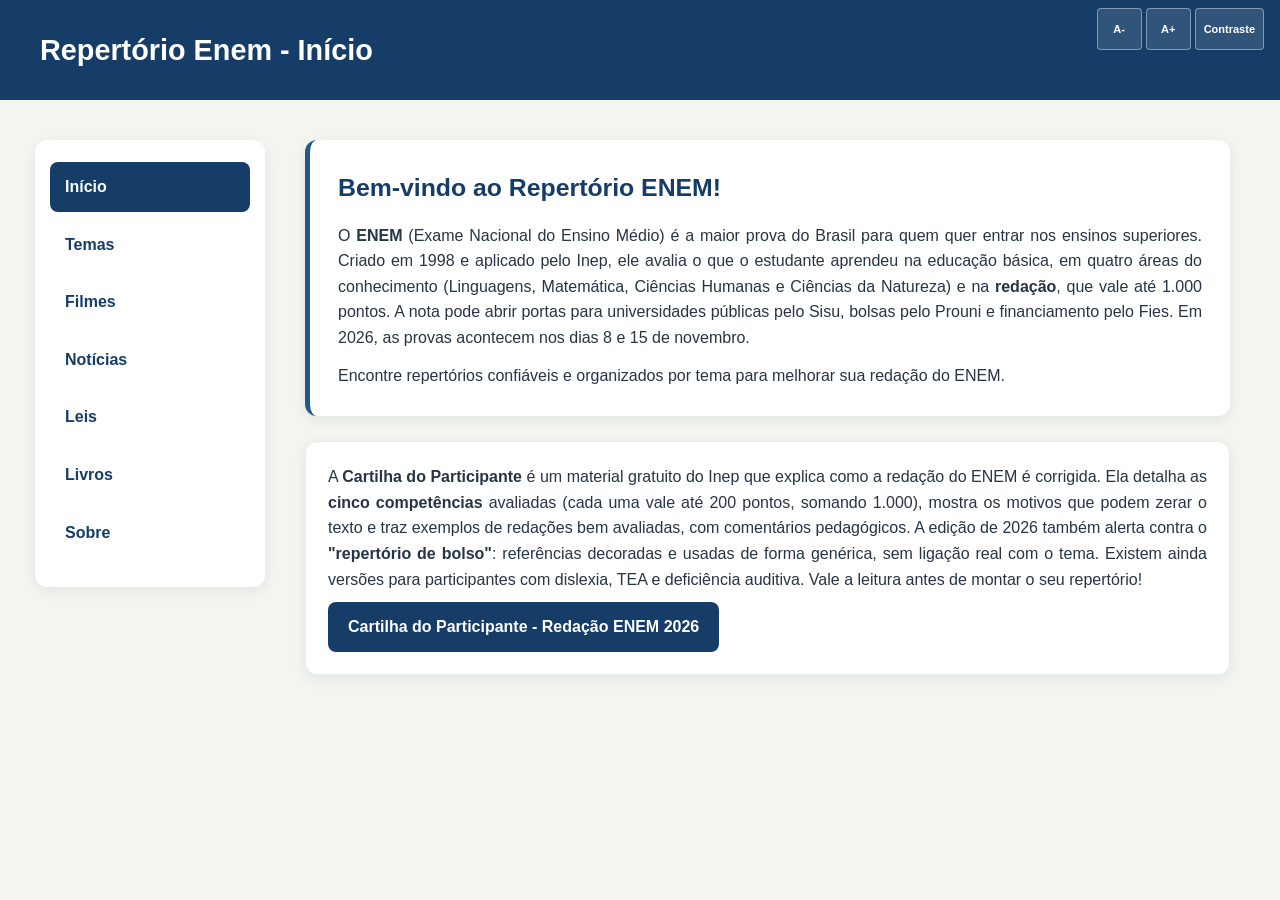
<file: index.html>
<!DOCTYPE html>
<html lang="pt-BR">
<head>
    <meta charset="UTF-8">
    <meta name="viewport" content="width=device-width, initial-scale=1.0">
    <title>Repertório Enem - Início</title>
    <link rel="stylesheet" href="style.css">

    <!-- Barra de acessibilidade compacta no canto superior direito -->
    <style>
        header {
            position: relative;
        }

        .acessibilidade {
            position: absolute;
            top: 8px;
            right: 16px;
            display: flex;
            gap: 4px;
            padding: 0;
            margin: 0;
            background: transparent;
        }

        .acessibilidade button {
            padding: 3px 8px;
            font-size: 11px;
            border-radius: 4px;
            border: 1px solid rgba(255, 255, 255, 0.4);
            background: rgba(255, 255, 255, 0.12);
            color: #fff;
            cursor: pointer;
        }

        .acessibilidade button:hover,
        .acessibilidade button:focus-visible {
            background: rgba(255, 255, 255, 0.28);
        }

        @media (max-width: 600px) {
            .acessibilidade {
                position: static;
                justify-content: flex-end;
                margin-top: 6px;
            }
        }
    </style>
</head>
<body>

<header>
    <h1>Repertório Enem - Início</h1>

    <!-- Barra de Acessibilidade -->
    <div class="acessibilidade">
        <button id="btn-diminuir" aria-label="Diminuir tamanho da fonte">A-</button>
        <button id="btn-aumentar" aria-label="Aumentar tamanho da fonte">A+</button>
        <button id="btn-contraste" aria-label="Alternar alto contraste" aria-pressed="false">Contraste</button>
    </div>
</header>

<div class="container">
    <aside>
        <ul>
            <li><a href="index.html" class="active">Início</a></li>
            <li><a href="temas.html">Temas</a></li>
            <li><a href="filmes.html">Filmes</a></li>
            <li><a href="noticias.html">Notícias</a></li>
            <li><a href="leis.html">Leis</a></li>
            <li><a href="livros.html">Livros</a></li>
            <li><a href="sobre.html">Sobre</a></li>
        </ul>
    </aside>

    <main>
        <section class="welcome">
            <h2>Bem-vindo ao Repertório ENEM!</h2>
            <p class="texto-enem">
                O <strong>ENEM</strong> (Exame Nacional do Ensino Médio) é a maior prova do Brasil para quem
                quer entrar nos ensinos superiores. Criado em 1998 e aplicado pelo Inep, ele avalia o que o estudante
                aprendeu na educação básica, em quatro áreas do conhecimento (Linguagens, Matemática,
                Ciências Humanas e Ciências da Natureza) e na <strong>redação</strong>, que vale até 1.000
                pontos. A nota pode abrir portas para universidades públicas pelo Sisu, bolsas pelo Prouni e
                financiamento pelo Fies. Em 2026, as provas acontecem nos dias 8 e 15 de novembro.
            </p>
            <p>Encontre repertórios confiáveis e organizados por tema para melhorar sua redação do ENEM.</p>
        </section>

        <div class="card">
            <div class="card-conteudo">
                <p class="texto-cartilha">
                    A <strong>Cartilha do Participante</strong> é um material gratuito do Inep que explica como a
                    redação do ENEM é corrigida. Ela detalha as <strong>cinco competências</strong> avaliadas
                    (cada uma vale até 200 pontos, somando 1.000), mostra os motivos que podem zerar o texto e traz
                    exemplos de redações bem avaliadas, com comentários pedagógicos. A edição de 2026 também alerta
                    contra o <strong>"repertório de bolso"</strong>: referências decoradas e usadas de forma
                    genérica, sem ligação real com o tema. Existem ainda versões para participantes com dislexia,
                    TEA e deficiência auditiva. Vale a leitura antes de montar o seu repertório!
                </p>
                <a class="btn-cartilha"
                   href="https://www.gov.br"
                   target="_blank" rel="noopener noreferrer">
                    Cartilha do Participante - Redação ENEM 2026
                </a>
            </div>
        </div>
    </main>
</div>

<!-- O script de acessibilidade fica ANTES para evitar que erros de outros arquivos o bloqueiem -->
<script>
    document.addEventListener("DOMContentLoaded", function() {
        const btnAumentar = document.getElementById('btn-aumentar');
        const btnDiminuir = document.getElementById('btn-diminuir');
        const btnContraste = document.getElementById('btn-contraste');
        const htmlElement = document.documentElement;

        let tamanhoAtual = 16;

        if (btnAumentar) {
            btnAumentar.addEventListener('click', function() {
                if (tamanhoAtual < 24) {
                    tamanhoAtual += 2;
                    htmlElement.style.fontSize = tamanhoAtual + 'px';
                }
            });
        }

        if (btnDiminuir) {
            btnDiminuir.addEventListener('click', function() {
                if (tamanhoAtual > 12) {
                    tamanhoAtual -= 2;
                    htmlElement.style.fontSize = tamanhoAtual + 'px';
                }
            });
        }

        if (btnContraste) {
            btnContraste.addEventListener('click', function() {
                document.body.classList.toggle('alto-contraste');
                const ativo = document.body.classList.contains('alto-contraste');
                btnContraste.setAttribute('aria-pressed', ativo);
            });
        }
    });
</script>

<!-- Seus scripts antigos ficam aqui embaixo -->
<script src="script.js"></script>

</body>
</html>
</file>
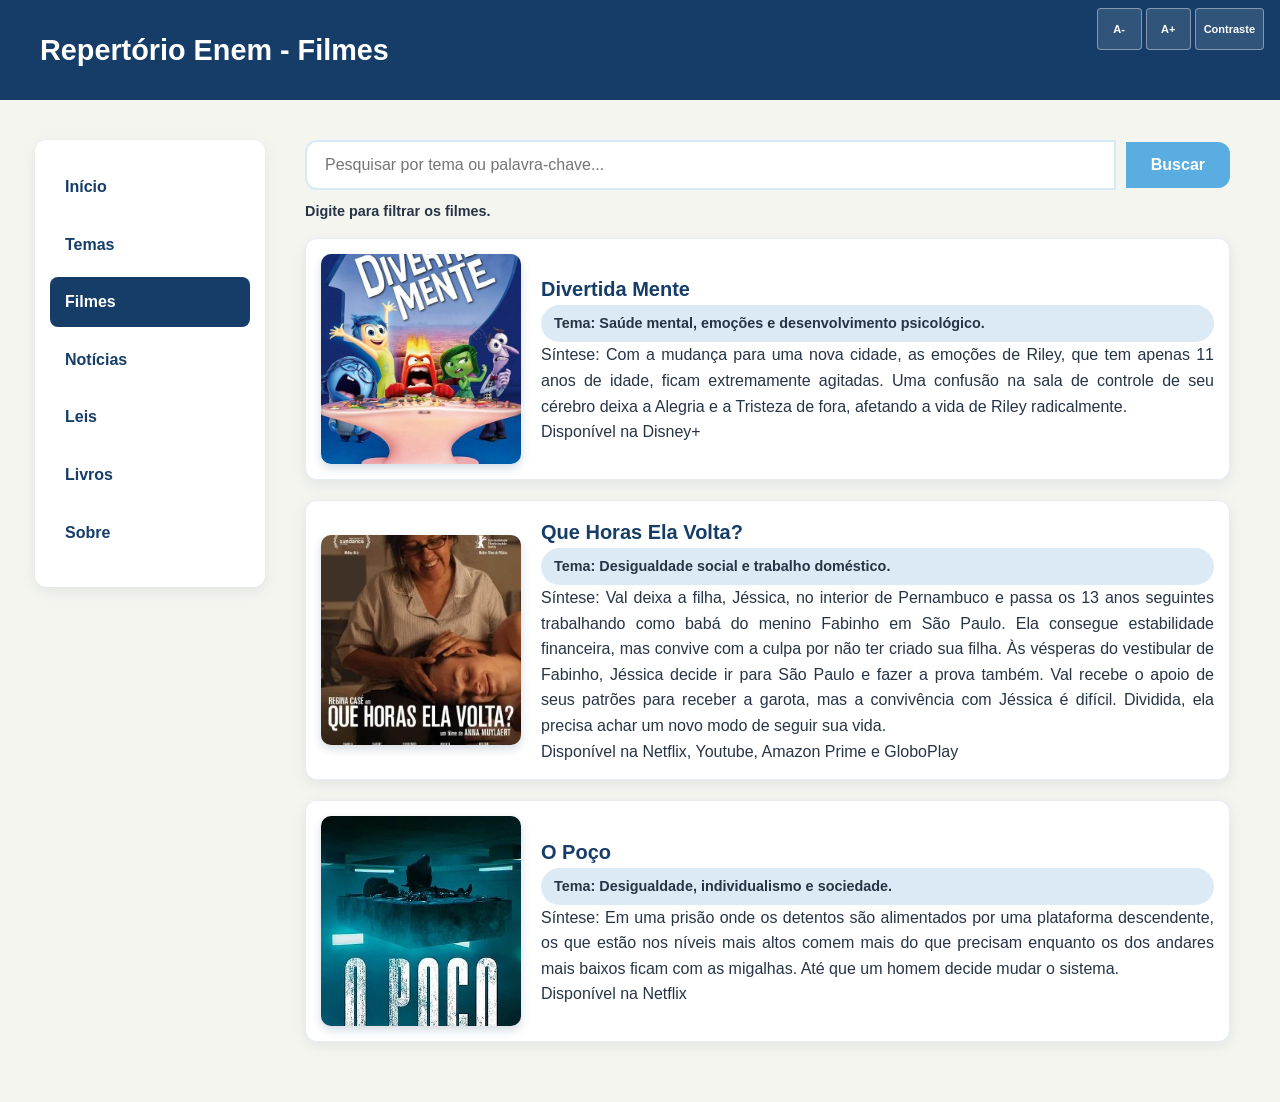
<file: filmes.html>
<!DOCTYPE html>
<html lang="pt-BR">
<head>
    <meta charset="UTF-8">
    <meta name="viewport" content="width=device-width, initial-scale=1.0">
    <title>Repertório Enem - Filmes</title>
    <link rel="stylesheet" href="style.css">

    <style>
        /* ===== Barra de acessibilidade compacta (canto superior direito) ===== */
        header {
            position: relative;
        }

        .acessibilidade {
            position: absolute;
            top: 8px;
            right: 16px;
            display: flex;
            gap: 4px;
            padding: 0;
            margin: 0;
            background: transparent;
        }

        .acessibilidade button {
            padding: 3px 8px;
            font-size: 11px;
            border-radius: 4px;
            border: 1px solid rgba(255, 255, 255, 0.4);
            background: rgba(255, 255, 255, 0.12);
            color: #fff;
            cursor: pointer;
        }

        .acessibilidade button:hover,
        .acessibilidade button:focus-visible {
            background: rgba(255, 255, 255, 0.28);
        }

        @media (max-width: 600px) {
            .acessibilidade {
                position: static;
                justify-content: flex-end;
                margin-top: 6px;
            }
        }

        /* ===== Estilos da página Filmes ===== */
        .card {
            display: flex;
            align-items: center;
            gap: 20px;
            padding: 15px;
        }

        .card img {
            width: 140px;
            height: 210px;
            object-fit: cover;
            border-radius: 10px;
            box-shadow: 0 4px 10px rgba(15, 61, 99, 0.18);
            flex-shrink: 0;
            margin: 0;
        }

        .card .conteudo {
            display: flex;
            flex-direction: column;
            justify-content: center;
        }

        /* Mantém a capa ao lado do texto em telas maiores */
        @media (min-width: 600px) {
            main .card {
                flex-direction: row !important;
                align-items: center !important;
            }

            main .card img {
                width: 140px !important;
                height: 210px !important;
                align-self: auto !important;
                margin: 0 !important;
                flex-shrink: 0 !important;
            }
        }

        .search-section {
            display: flex;
            align-items: center;
            width: 100%;
            margin: 0 0 20px 0;
            box-sizing: border-box;
        }

        .search-section input {
            flex: 1;
            padding: 14px 18px;
            border: 2px solid #d6e9f7;
            border-radius: 12px 0 0 12px;
            font-size: 16px;
        }

        .search-section button {
            padding: 14px 25px;
            border: none;
            border-radius: 0 12px 12px 0;
            background-color: #5aade0;
            color: white;
            cursor: pointer;
        }

        .container {
            display: flex;
            align-items: flex-start;
            gap: 25px;
        }

        /* Esconde os cards que não combinam com a busca */
        main .card.oculto {
            display: none !important;
        }

        #status-busca {
            margin: -10px 0 15px 0;
            font-size: 0.9rem;
            font-weight: bold;
        }
    </style>
</head>
<body>

<header>
    <h1>Repertório Enem - Filmes</h1>

    <!-- Barra de Acessibilidade -->
    <div class="acessibilidade">
        <button id="btn-diminuir" aria-label="Diminuir tamanho da fonte">A-</button>
        <button id="btn-aumentar" aria-label="Aumentar tamanho da fonte">A+</button>
        <button id="btn-contraste" aria-label="Alternar alto contraste" aria-pressed="false">Contraste</button>
    </div>
</header>

<div class="container">
    <aside>
        <ul>
            <li><a href="index.html">Início</a></li>
            <li><a href="temas.html">Temas</a></li>
            <li><a href="filmes.html" class="active">Filmes</a></li>
            <li><a href="noticias.html">Notícias</a></li>
            <li><a href="leis.html">Leis</a></li>
            <li><a href="livros.html">Livros</a></li>
            <li><a href="sobre.html">Sobre</a></li>
        </ul>
    </aside>

    <main>
        <section class="search-section">
            <input type="text" id="searchInput" placeholder="Pesquisar por tema ou palavra-chave...">
            <button type="button" id="btnBuscar">Buscar</button>
        </section>
        <p id="status-busca">Digite para filtrar os filmes.</p>

        <div class="card">
            <img src="img4.png" alt="Capa do filme Divertida Mente"/>

            <div class="conteudo">
                <h3>Divertida Mente</h3>
                <p class="tema">Tema: Saúde mental, emoções e desenvolvimento psicológico.</p>
                <p class="sinopse">Síntese: Com a mudança para uma nova cidade, as emoções de Riley, que tem apenas 11 anos de idade, ficam extremamente agitadas. Uma confusão na sala de controle de seu cérebro deixa a Alegria e a Tristeza de fora, afetando a vida de Riley radicalmente.</p>
                <p class="disponivel">Disponível na Disney+</p>
            </div>
        </div>

        <div class="card">
            <img src="img5.png" alt="Capa do filme Que Horas Ela Volta?"/>

            <div class="conteudo">
                <h3>Que Horas Ela Volta?</h3>
                <p class="tema">Tema: Desigualdade social e trabalho doméstico.</p>
                <p class="sinopse">Síntese: Val deixa a filha, Jéssica, no interior de Pernambuco e passa os 13 anos seguintes trabalhando como babá do menino Fabinho em São Paulo. Ela consegue estabilidade financeira, mas convive com a culpa por não ter criado sua filha. Às vésperas do vestibular de Fabinho, Jéssica decide ir para São Paulo e fazer a prova também. Val recebe o apoio de seus patrões para receber a garota, mas a convivência com Jéssica é difícil. Dividida, ela precisa achar um novo modo de seguir sua vida.</p>
                <p class="disponivel">Disponível na Netflix, Youtube, Amazon Prime e GloboPlay</p>
            </div>
        </div>

        <div class="card">
            <img src="img6.png" alt="Capa do filme O Poço"/>

            <div class="conteudo">
                <h3>O Poço</h3>
                <p class="tema">Tema: Desigualdade, individualismo e sociedade.</p>
                <p class="sinopse">Síntese: Em uma prisão onde os detentos são alimentados por uma plataforma descendente, os que estão nos níveis mais altos comem mais do que precisam enquanto os dos andares mais baixos ficam com as migalhas. Até que um homem decide mudar o sistema.</p>
                <p class="disponivel">Disponível na Netflix</p>
            </div>
        </div>
    </main>
</div>

<!-- Script de Acessibilidade -->
<script>
    document.addEventListener("DOMContentLoaded", function() {
        const btnAumentar = document.getElementById('btn-aumentar');
        const btnDiminuir = document.getElementById('btn-diminuir');
        const btnContraste = document.getElementById('btn-contraste');
        const htmlElement = document.documentElement;

        let tamanhoAtual = 16; // Tamanho padrão em pixels

        btnAumentar.addEventListener('click', function() {
            if (tamanhoAtual < 24) {
                tamanhoAtual += 2;
                htmlElement.style.fontSize = tamanhoAtual + 'px';
            }
        });

        btnDiminuir.addEventListener('click', function() {
            if (tamanhoAtual > 12) {
                tamanhoAtual -= 2;
                htmlElement.style.fontSize = tamanhoAtual + 'px';
            }
        });

        btnContraste.addEventListener('click', function() {
            const ativo = document.body.classList.toggle('alto-contraste');
            btnContraste.setAttribute('aria-pressed', ativo);
        });
    });
</script>

<script src="script.js"></script>

<!-- Script da Busca -->
<script>
    (function () {
        var campo = document.getElementById("searchInput");
        var botao = document.getElementById("btnBuscar");
        var status = document.getElementById("status-busca");
        var cards = document.querySelectorAll("main .card");

        function limpar(texto) {
            return texto.toLowerCase().normalize("NFD").replace(/[\u0300-\u036f]/g, "");
        }

        function filtrarCards() {
            var termo = limpar(campo.value.trim());
            var visiveis = 0;

            for (var i = 0; i < cards.length; i++) {
                var combina = termo === "" || limpar(cards[i].textContent).indexOf(termo) !== -1;
                if (combina) {
                    cards[i].classList.remove("oculto");
                    visiveis++;
                } else {
                    cards[i].classList.add("oculto");
                }
            }

            status.textContent = termo === ""
                ? "Digite para filtrar os filmes."
                : "Mostrando " + visiveis + " de " + cards.length + " resultado(s).";
        }

        campo.addEventListener("input", filtrarCards);
        campo.addEventListener("keyup", filtrarCards);
        botao.addEventListener("click", filtrarCards);
    })();
</script>

</body>
</html>
</file>
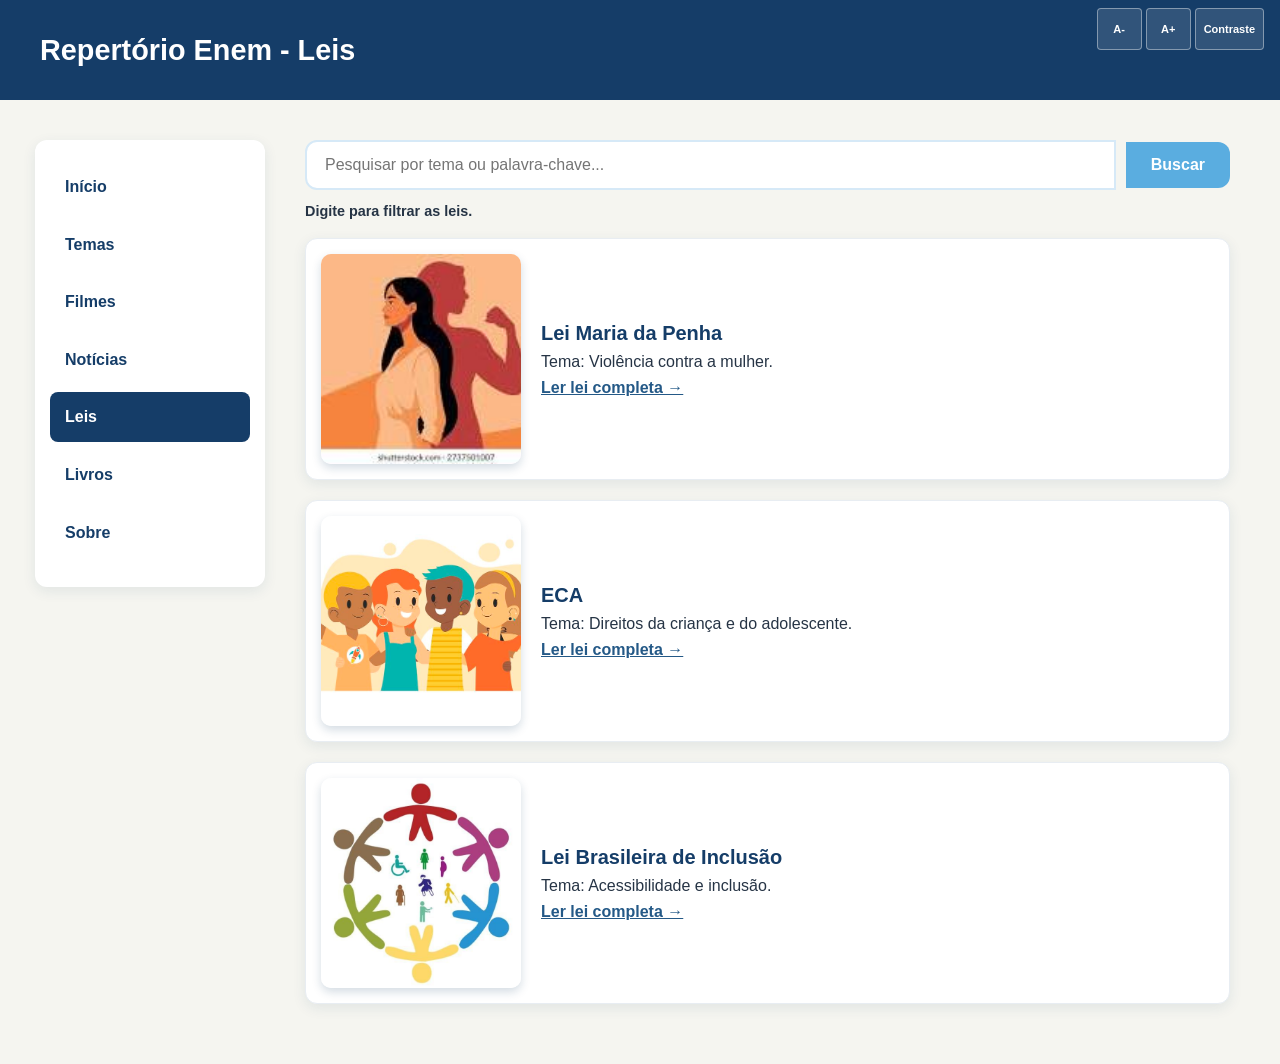
<file: leis.html>
<!DOCTYPE html>
<html lang="pt-BR">
<head>
    <meta charset="UTF-8">
    <meta name="viewport" content="width=device-width, initial-scale=1.0">
    <title>Repertório Enem - Leis</title>
    <link rel="stylesheet" href="style.css">

    <style>
        /* ===== Barra de acessibilidade compacta (canto superior direito) ===== */
        header {
            position: relative;
        }

        .acessibilidade {
            position: absolute;
            top: 8px;
            right: 16px;
            display: flex;
            gap: 4px;
            padding: 0;
            margin: 0;
            background: transparent;
        }

        .acessibilidade button {
            padding: 3px 8px;
            font-size: 11px;
            border-radius: 4px;
            border: 1px solid rgba(255, 255, 255, 0.4);
            background: rgba(255, 255, 255, 0.12);
            color: #fff;
            cursor: pointer;
        }

        .acessibilidade button:hover,
        .acessibilidade button:focus-visible {
            background: rgba(255, 255, 255, 0.28);
        }

        @media (max-width: 600px) {
            .acessibilidade {
                position: static;
                justify-content: flex-end;
                margin-top: 6px;
            }
        }

        /* ===== Estilos da página Leis ===== */
        .card {
            display: flex;
            align-items: center;
            gap: 20px;
            padding: 15px;
        }

        .card img {
            width: 140px;
            height: 210px;
            object-fit: cover;
            border-radius: 10px;
            box-shadow: 0 4px 10px rgba(15, 61, 99, 0.18);
            flex-shrink: 0;
            margin: 0;
        }

        .card .conteudo {
            display: flex;
            flex-direction: column;
            justify-content: center;
        }

        /* Mantém a capa ao lado do texto em telas maiores */
        @media (min-width: 600px) {
            main .card {
                flex-direction: row !important;
                align-items: center !important;
            }

            main .card img {
                width: 140px !important;
                height: 210px !important;
                align-self: auto !important;
                margin: 0 !important;
                flex-shrink: 0 !important;
            }
        }

        .search-section {
            display: flex;
            align-items: center;
            width: 100%;
            margin: 0 0 20px 0;
            box-sizing: border-box;
        }

        .search-section input {
            flex: 1;
            padding: 14px 18px;
            border: 2px solid #d6e9f7;
            border-radius: 12px 0 0 12px;
            font-size: 16px;
        }

        .search-section button {
            padding: 14px 25px;
            border: none;
            border-radius: 0 12px 12px 0;
            background-color: #5aade0;
            color: white;
            cursor: pointer;
        }

        .container {
            display: flex;
            align-items: flex-start;
            gap: 25px;
        }

        /* Esconde os cards que não combinam com a busca */
        main .card.oculto {
            display: none !important;
        }

        #status-busca {
            margin: -10px 0 15px 0;
            font-size: 0.9rem;
            font-weight: bold;
        }
    </style>
</head>
<body>

<header>
    <h1>Repertório Enem - Leis</h1>

    <!-- Barra de Acessibilidade -->
    <div class="acessibilidade">
        <button id="btn-diminuir" aria-label="Diminuir tamanho da fonte">A-</button>
        <button id="btn-aumentar" aria-label="Aumentar tamanho da fonte">A+</button>
        <button id="btn-contraste" aria-label="Alternar alto contraste" aria-pressed="false">Contraste</button>
    </div>
</header>

<div class="container">
    <aside>
        <ul>
            <li><a href="index.html">Início</a></li>
            <li><a href="temas.html">Temas</a></li>
            <li><a href="filmes.html">Filmes</a></li>
            <li><a href="noticias.html">Notícias</a></li>
            <li><a href="leis.html" class="active">Leis</a></li>
            <li><a href="livros.html">Livros</a></li>
            <li><a href="sobre.html">Sobre</a></li>
        </ul>
    </aside>

    <main>
        <section class="search-section">
            <input type="text" id="searchInput" placeholder="Pesquisar por tema ou palavra-chave...">
            <button type="button" id="btnBuscar">Buscar</button>
        </section>
        <p id="status-busca">Digite para filtrar as leis.</p>

        <div class="card">
            <img src="img9.png" alt="Imagem ilustrativa da Lei Maria da Penha"/>

            <div class="conteudo">
                <h3>Lei Maria da Penha</h3>
                <p class="fonte">Tema: Violência contra a mulher.</p>
                <a class="link-noticia" href="https://www.planalto.gov.br/ccivil_03/_ato2004-2006/2006/lei/l11340.htm" target="_blank" rel="noopener noreferrer">Ler lei completa →</a>
            </div>
        </div>

        <div class="card">
            <img src="img7.png" alt="Imagem ilustrativa do ECA"/>

            <div class="conteudo">
                <h3>ECA</h3>
                <p class="fonte">Tema: Direitos da criança e do adolescente.</p>
                <a class="link-noticia" href="https://www.planalto.gov.br/ccivil_03/leis/l8069.htm" target="_blank" rel="noopener noreferrer">Ler lei completa →</a>
            </div>
        </div>

        <div class="card">
            <img src="img8.png" alt="Imagem ilustrativa da Lei Brasileira de Inclusão"/>

            <div class="conteudo">
                <h3>Lei Brasileira de Inclusão</h3>
                <p class="fonte">Tema: Acessibilidade e inclusão.</p>
                <a class="link-noticia" href="https://www.planalto.gov.br/ccivil_03/_ato2015-2018/2015/lei/l13146.htm" target="_blank" rel="noopener noreferrer">Ler lei completa →</a>
            </div>
        </div>
    </main>
</div>

<!-- Script de Acessibilidade -->
<script>
    document.addEventListener("DOMContentLoaded", function() {
        const btnAumentar = document.getElementById('btn-aumentar');
        const btnDiminuir = document.getElementById('btn-diminuir');
        const btnContraste = document.getElementById('btn-contraste');
        const htmlElement = document.documentElement;

        let tamanhoAtual = 16; // Tamanho padrão em pixels

        btnAumentar.addEventListener('click', function() {
            if (tamanhoAtual < 24) {
                tamanhoAtual += 2;
                htmlElement.style.fontSize = tamanhoAtual + 'px';
            }
        });

        btnDiminuir.addEventListener('click', function() {
            if (tamanhoAtual > 12) {
                tamanhoAtual -= 2;
                htmlElement.style.fontSize = tamanhoAtual + 'px';
            }
        });

        btnContraste.addEventListener('click', function() {
            const ativo = document.body.classList.toggle('alto-contraste');
            btnContraste.setAttribute('aria-pressed', ativo);
        });
    });
</script>

<script src="script.js"></script>

<!-- Script da Busca -->
<script>
    (function () {
        var campo = document.getElementById("searchInput");
        var botao = document.getElementById("btnBuscar");
        var status = document.getElementById("status-busca");
        var cards = document.querySelectorAll("main .card");

        function limpar(texto) {
            return texto.toLowerCase().normalize("NFD").replace(/[\u0300-\u036f]/g, "");
        }

        function filtrarCards() {
            var termo = limpar(campo.value.trim());
            var visiveis = 0;

            for (var i = 0; i < cards.length; i++) {
                var combina = termo === "" || limpar(cards[i].textContent).indexOf(termo) !== -1;
                if (combina) {
                    cards[i].classList.remove("oculto");
                    visiveis++;
                } else {
                    cards[i].classList.add("oculto");
                }
            }

            status.textContent = termo === ""
                ? "Digite para filtrar as leis."
                : "Mostrando " + visiveis + " de " + cards.length + " resultado(s).";
        }

        campo.addEventListener("input", filtrarCards);
        campo.addEventListener("keyup", filtrarCards);
        botao.addEventListener("click", filtrarCards);
    })();
</script>

</body>
</html>
</file>
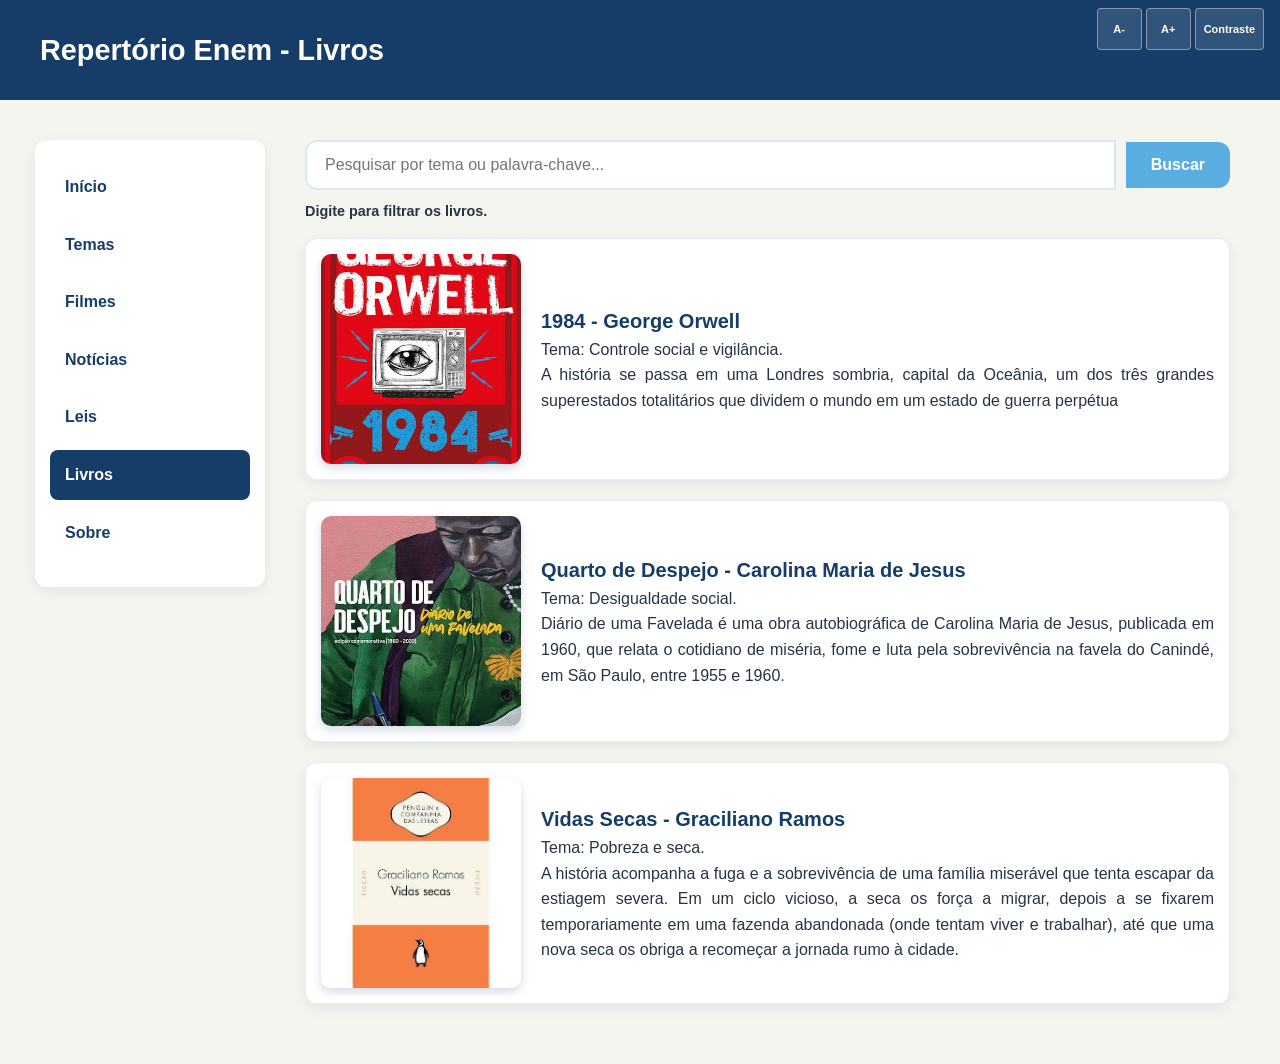
<file: livros.html>
<!DOCTYPE html>
<html lang="pt-BR">
<head>
    <meta charset="UTF-8">
    <meta name="viewport" content="width=device-width, initial-scale=1.0">
    <title>Repertório Enem - Livros</title>
    <link rel="stylesheet" href="style.css">

    <style>
        /* ===== Barra de acessibilidade compacta (canto superior direito) ===== */
        header {
            position: relative;
        }

        .acessibilidade {
            position: absolute;
            top: 8px;
            right: 16px;
            display: flex;
            gap: 4px;
            padding: 0;
            margin: 0;
            background: transparent;
        }

        .acessibilidade button {
            padding: 3px 8px;
            font-size: 11px;
            border-radius: 4px;
            border: 1px solid rgba(255, 255, 255, 0.4);
            background: rgba(255, 255, 255, 0.12);
            color: #fff;
            cursor: pointer;
        }

        .acessibilidade button:hover,
        .acessibilidade button:focus-visible {
            background: rgba(255, 255, 255, 0.28);
        }

        @media (max-width: 600px) {
            .acessibilidade {
                position: static;
                justify-content: flex-end;
                margin-top: 6px;
            }
        }

        /* ===== Estilos da página Livros ===== */
        .card {
            display: flex;
            align-items: center;
            gap: 20px;
            padding: 15px;
        }

        .card img {
            width: 140px;
            height: 210px;
            object-fit: cover;
            border-radius: 10px;
            box-shadow: 0 4px 10px rgba(15, 61, 99, 0.18);
            flex-shrink: 0;
            margin: 0;
        }

        .card .conteudo {
            display: flex;
            flex-direction: column;
            justify-content: center;
        }

        /* Mantém a capa ao lado do texto em telas maiores */
        @media (min-width: 600px) {
            main .card {
                flex-direction: row !important;
                align-items: center !important;
            }

            main .card img {
                width: 140px !important;
                height: 210px !important;
                align-self: auto !important;
                margin: 0 !important;
                flex-shrink: 0 !important;
            }
        }

        .search-section {
            display: flex;
            align-items: center;
            width: 100%;
            margin: 0 0 20px 0;
            box-sizing: border-box;
        }

        .search-section input {
            flex: 1;
            padding: 14px 18px;
            border: 2px solid #d6e9f7;
            border-radius: 12px 0 0 12px;
            font-size: 16px;
        }

        .search-section button {
            padding: 14px 25px;
            border: none;
            border-radius: 0 12px 12px 0;
            background-color: #5aade0;
            color: white;
            cursor: pointer;
        }

        .container {
            display: flex;
            align-items: flex-start;
            gap: 25px;
        }

        /* Esconde os cards que não combinam com a busca */
        main .card.oculto {
            display: none !important;
        }

        #status-busca {
            margin: -10px 0 15px 0;
            font-size: 0.9rem;
            font-weight: bold;
        }
    </style>
</head>
<body>

<header>
    <h1>Repertório Enem - Livros</h1>

    <!-- Barra de Acessibilidade -->
    <div class="acessibilidade">
        <button id="btn-diminuir" aria-label="Diminuir tamanho da fonte">A-</button>
        <button id="btn-aumentar" aria-label="Aumentar tamanho da fonte">A+</button>
        <button id="btn-contraste" aria-label="Alternar alto contraste" aria-pressed="false">Contraste</button>
    </div>
</header>

<div class="container">
    <aside>
        <ul>
            <li><a href="index.html">Início</a></li>
            <li><a href="temas.html">Temas</a></li>
            <li><a href="filmes.html">Filmes</a></li>
            <li><a href="noticias.html">Notícias</a></li>
            <li><a href="leis.html">Leis</a></li>
            <li><a href="livros.html" class="active">Livros</a></li>
            <li><a href="sobre.html">Sobre</a></li>
        </ul>
    </aside>

    <main>
        <section class="search-section">
            <input type="text" id="searchInput" placeholder="Pesquisar por tema ou palavra-chave...">
            <button type="button" id="btnBuscar">Buscar</button>
        </section>
        <p id="status-busca">Digite para filtrar os livros.</p>

        <div class="card">
            <img src="img1.png" alt="Capa do livro 1984">

            <div class="conteudo">
                <h3>1984 - George Orwell</h3>
                <p>Tema: Controle social e vigilância.</p>
                <p>A história se passa em uma Londres sombria, capital da Oceânia, um dos três grandes superestados totalitários que dividem o mundo em um estado de guerra perpétua</p>
            </div>
        </div>

        <div class="card">
            <img src="img3.png" alt="Capa do livro Quarto de Despejo">

            <div class="conteudo">
                <h3>Quarto de Despejo - Carolina Maria de Jesus</h3>
                <p>Tema: Desigualdade social.</p>
                <p>Diário de uma Favelada é uma obra autobiográfica de Carolina Maria de Jesus, publicada em 1960, que relata o cotidiano de miséria, fome e luta pela sobrevivência na favela do Canindé, em São Paulo, entre 1955 e 1960.</p>
            </div>
        </div>

        <div class="card">
            <img src="img2.png" alt="Capa do livro Vidas Secas">

            <div class="conteudo">
                <h3>Vidas Secas - Graciliano Ramos</h3>
                <p>Tema: Pobreza e seca.</p>
                <p>A história acompanha a fuga e a sobrevivência de uma família miserável que tenta escapar da estiagem severa. Em um ciclo vicioso, a seca os força a migrar, depois a se fixarem temporariamente em uma fazenda abandonada (onde tentam viver e trabalhar), até que uma nova seca os obriga a recomeçar a jornada rumo à cidade.</p>
            </div>
        </div>
    </main>
</div>

<!-- Script de Acessibilidade -->
<script>
    document.addEventListener("DOMContentLoaded", function() {
        const btnAumentar = document.getElementById('btn-aumentar');
        const btnDiminuir = document.getElementById('btn-diminuir');
        const btnContraste = document.getElementById('btn-contraste');
        const htmlElement = document.documentElement;

        let tamanhoAtual = 16; // Tamanho padrão em pixels

        btnAumentar.addEventListener('click', function() {
            if (tamanhoAtual < 24) {
                tamanhoAtual += 2;
                htmlElement.style.fontSize = tamanhoAtual + 'px';
            }
        });

        btnDiminuir.addEventListener('click', function() {
            if (tamanhoAtual > 12) {
                tamanhoAtual -= 2;
                htmlElement.style.fontSize = tamanhoAtual + 'px';
            }
        });

        btnContraste.addEventListener('click', function() {
            const ativo = document.body.classList.toggle('alto-contraste');
            btnContraste.setAttribute('aria-pressed', ativo);
        });
    });
</script>

<script src="script.js"></script>

<!-- Script da Busca -->
<script>
    (function () {
        var campo = document.getElementById("searchInput");
        var botao = document.getElementById("btnBuscar");
        var status = document.getElementById("status-busca");
        var cards = document.querySelectorAll("main .card");

        function limpar(texto) {
            return texto.toLowerCase().normalize("NFD").replace(/[\u0300-\u036f]/g, "");
        }

        function filtrarCards() {
            var termo = limpar(campo.value.trim());
            var visiveis = 0;

            for (var i = 0; i < cards.length; i++) {
                var combina = termo === "" || limpar(cards[i].textContent).indexOf(termo) !== -1;
                if (combina) {
                    cards[i].classList.remove("oculto");
                    visiveis++;
                } else {
                    cards[i].classList.add("oculto");
                }
            }

            status.textContent = termo === ""
                ? "Digite para filtrar os livros."
                : "Mostrando " + visiveis + " de " + cards.length + " resultado(s).";
        }

        campo.addEventListener("input", filtrarCards);
        campo.addEventListener("keyup", filtrarCards);
        botao.addEventListener("click", filtrarCards);
    })();
</script>

</body>
</html>
</file>
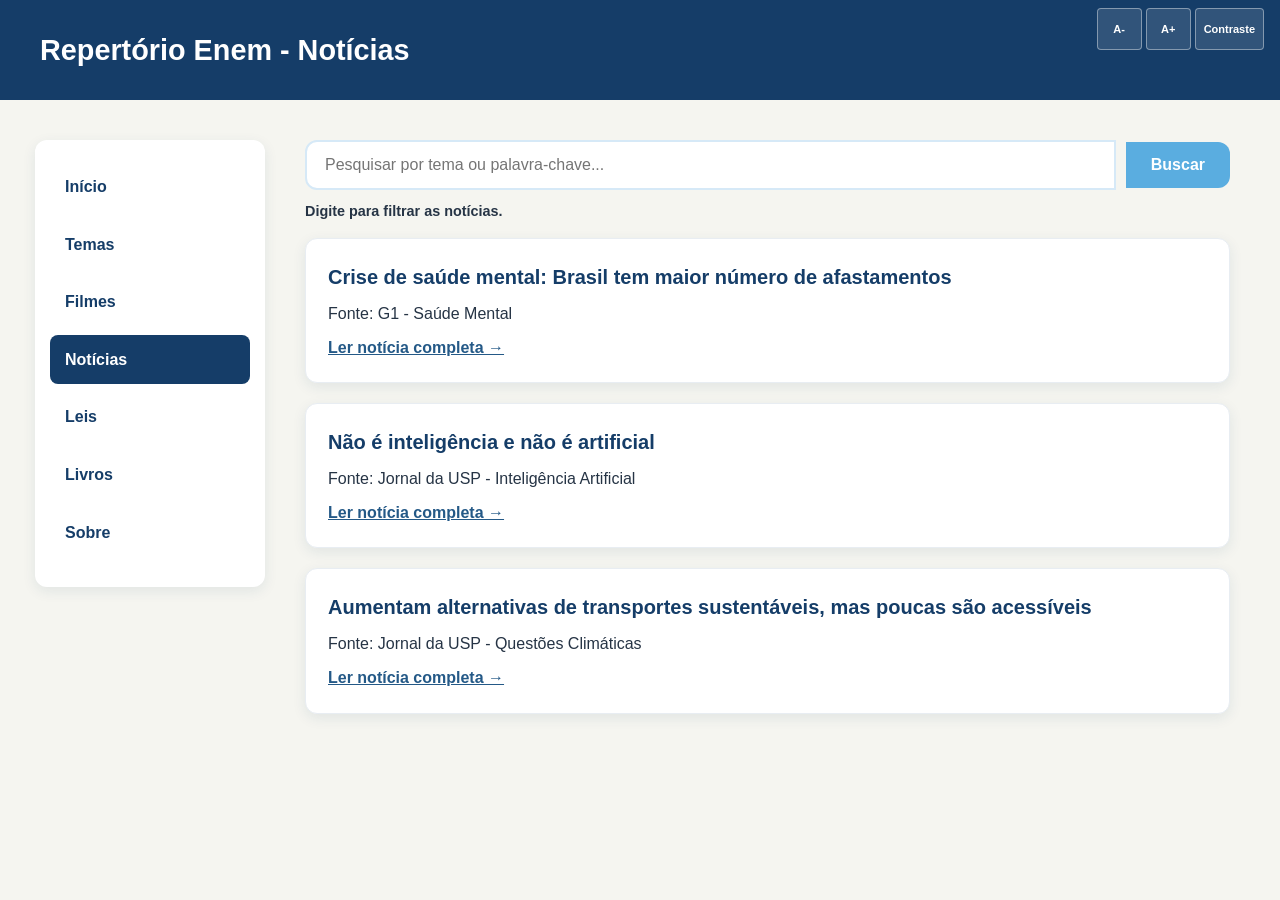
<file: noticias.html>
<!DOCTYPE html>
<html lang="pt-BR">
<head>
    <meta charset="UTF-8">
    <meta name="viewport" content="width=device-width, initial-scale=1.0">
    <title>Repertório Enem - Notícias</title>
    <link rel="stylesheet" href="style.css">

    <style>
        /* ===== Barra de acessibilidade compacta (canto superior direito) ===== */
        header {
            position: relative;
        }

        .acessibilidade {
            position: absolute;
            top: 8px;
            right: 16px;
            display: flex;
            gap: 4px;
            padding: 0;
            margin: 0;
            background: transparent;
        }

        .acessibilidade button {
            padding: 3px 8px;
            font-size: 11px;
            border-radius: 4px;
            border: 1px solid rgba(255, 255, 255, 0.4);
            background: rgba(255, 255, 255, 0.12);
            color: #fff;
            cursor: pointer;
        }

        .acessibilidade button:hover,
        .acessibilidade button:focus-visible {
            background: rgba(255, 255, 255, 0.28);
        }

        @media (max-width: 600px) {
            .acessibilidade {
                position: static;
                justify-content: flex-end;
                margin-top: 6px;
            }
        }

        /* ===== Estilos da página Notícias ===== */
        .search-section {
            display: flex;
            align-items: center;
            width: 100%;
            margin: 0 0 20px 0;
            box-sizing: border-box;
        }

        .search-section input {
            flex: 1;
            padding: 14px 18px;
            border: 2px solid #d6e9f7;
            border-radius: 12px 0 0 12px;
            font-size: 16px;
        }

        .search-section button {
            padding: 14px 25px;
            border: none;
            border-radius: 0 12px 12px 0;
            background-color: #5aade0;
            color: white;
            cursor: pointer;
        }

        .container {
            display: flex;
            align-items: flex-start;
            gap: 25px;
        }

        .card {
            flex-direction: column;
            align-items: flex-start;
            gap: 8px;
        }

        .card h3,
        .card .fonte {
            margin: 0;
        }

        /* Esconde os cards que não combinam com a busca */
        main .card.oculto {
            display: none !important;
        }

        #status-busca {
            margin: -10px 0 15px 0;
            font-size: 0.9rem;
            font-weight: bold;
        }
    </style>
</head>
<body>

<header>
    <h1>Repertório Enem - Notícias</h1>

    <!-- Barra de Acessibilidade -->
    <div class="acessibilidade">
        <button id="btn-diminuir" aria-label="Diminuir tamanho da fonte">A-</button>
        <button id="btn-aumentar" aria-label="Aumentar tamanho da fonte">A+</button>
        <button id="btn-contraste" aria-label="Alternar alto contraste" aria-pressed="false">Contraste</button>
    </div>
</header>

<div class="container">
    <aside>
        <ul>
            <li><a href="index.html">Início</a></li>
            <li><a href="temas.html">Temas</a></li>
            <li><a href="filmes.html">Filmes</a></li>
            <li><a href="noticias.html" class="active">Notícias</a></li>
            <li><a href="leis.html">Leis</a></li>
            <li><a href="livros.html">Livros</a></li>
            <li><a href="sobre.html">Sobre</a></li>
        </ul>
    </aside>

    <main>
        <section class="search-section">
            <input type="text" id="searchInput" placeholder="Pesquisar por tema ou palavra-chave...">
            <button type="button" id="btnBuscar">Buscar</button>
        </section>
        <p id="status-busca">Digite para filtrar as notícias.</p>

        <div class="card">
            <h3>Crise de saúde mental: Brasil tem maior número de afastamentos</h3>
            <p class="fonte">Fonte: G1 - Saúde Mental</p>
            <a class="link-noticia" href="https://g1.globo.com/trabalho-e-carreira/noticia/2025/03/10/crise-de-saude-mental-brasil-tem-maior-numero-de-afastamentos-por-ansiedade-e-depressao-em-10-anos.ghtml" target="_blank" rel="noopener noreferrer">Ler notícia completa →</a>
        </div>

        <div class="card">
            <h3>Não é inteligência e não é artificial</h3>
            <p class="fonte">Fonte: Jornal da USP - Inteligência Artificial</p>
            <a class="link-noticia" href="https://jornal.usp.br/radio-usp/nao-e-inteligencia-e-nao-e-artificial/" target="_blank" rel="noopener noreferrer">Ler notícia completa →</a>
        </div>

        <div class="card">
            <h3>Aumentam alternativas de transportes sustentáveis, mas poucas são acessíveis</h3>
            <p class="fonte">Fonte: Jornal da USP - Questões Climáticas</p>
            <a class="link-noticia" href="https://jornal.usp.br/atualidades/aumentam-alternativas-de-transportes-sustentaveis-mas-poucas-sao-acessiveis/" target="_blank" rel="noopener noreferrer">Ler notícia completa →</a>
        </div>
    </main>
</div>

<!-- Script de Acessibilidade -->
<script>
    document.addEventListener("DOMContentLoaded", function() {
        const btnAumentar = document.getElementById('btn-aumentar');
        const btnDiminuir = document.getElementById('btn-diminuir');
        const btnContraste = document.getElementById('btn-contraste');
        const htmlElement = document.documentElement;

        let tamanhoAtual = 16; // Tamanho padrão em pixels

        btnAumentar.addEventListener('click', function() {
            if (tamanhoAtual < 24) {
                tamanhoAtual += 2;
                htmlElement.style.fontSize = tamanhoAtual + 'px';
            }
        });

        btnDiminuir.addEventListener('click', function() {
            if (tamanhoAtual > 12) {
                tamanhoAtual -= 2;
                htmlElement.style.fontSize = tamanhoAtual + 'px';
            }
        });

        btnContraste.addEventListener('click', function() {
            document.body.classList.toggle('alto-contraste');
            const ativo = document.body.classList.contains('alto-contraste');
            btnContraste.setAttribute('aria-pressed', ativo);
        });
    });
</script>

<script src="script.js"></script>

<!-- Script da Busca -->
<script>
    (function () {
        var campo = document.getElementById("searchInput");
        var botao = document.getElementById("btnBuscar");
        var status = document.getElementById("status-busca");
        var cards = document.querySelectorAll("main .card");

        function limpar(texto) {
            return texto.toLowerCase().normalize("NFD").replace(/[\u0300-\u036f]/g, "");
        }

        function filtrarCards() {
            var termo = limpar(campo.value.trim());
            var visiveis = 0;

            for (var i = 0; i < cards.length; i++) {
                var combina = termo === "" || limpar(cards[i].textContent).indexOf(termo) !== -1;
                if (combina) {
                    cards[i].classList.remove("oculto");
                    visiveis++;
                } else {
                    cards[i].classList.add("oculto");
                }
            }

            status.textContent = termo === ""
                ? "Digite para filtrar as notícias."
                : "Mostrando " + visiveis + " de " + cards.length + " resultado(s).";
        }

        campo.addEventListener("input", filtrarCards);
        campo.addEventListener("keyup", filtrarCards);
        botao.addEventListener("click", filtrarCards);
    })();
</script>

</body>
</html>
</file>
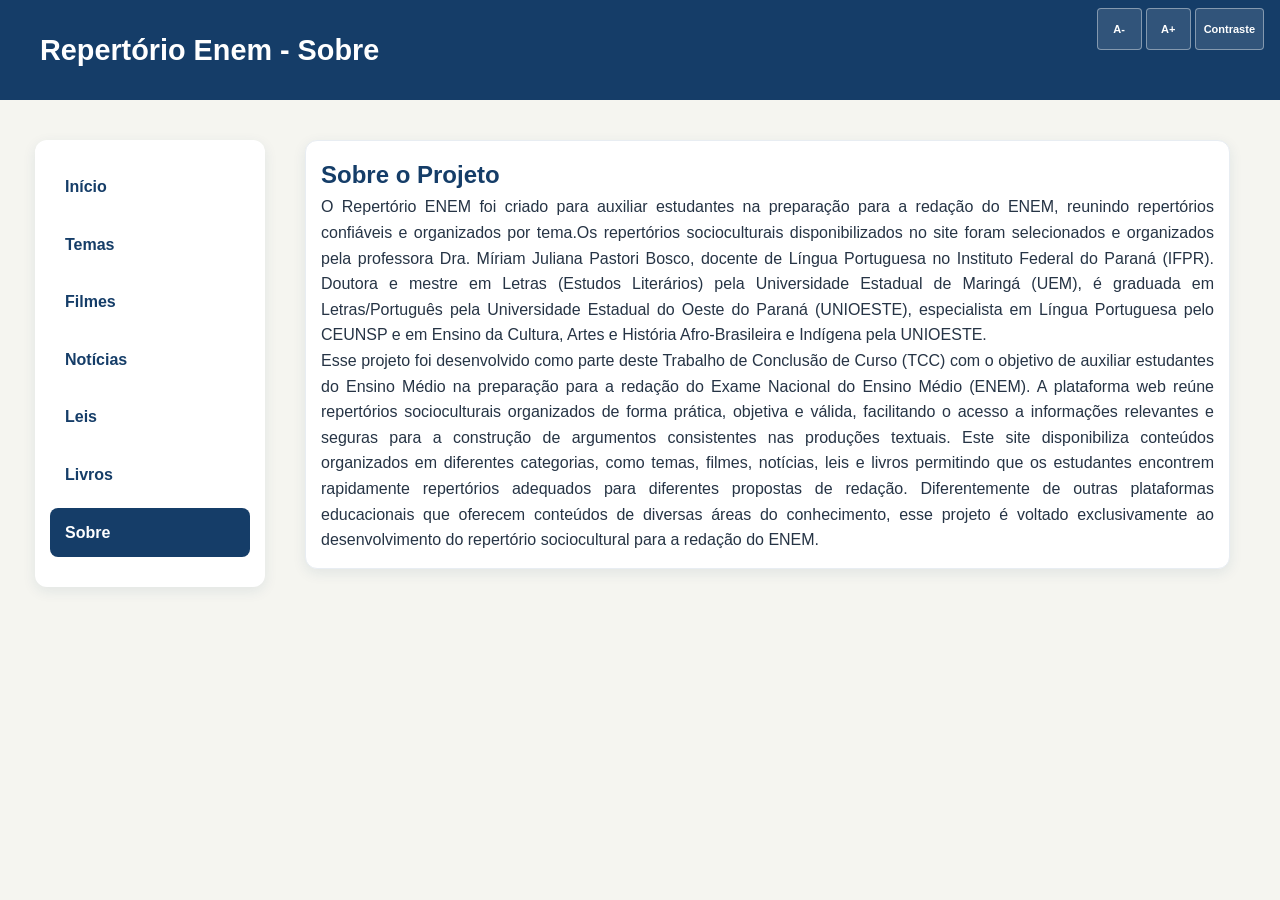
<file: sobre.html>
<!DOCTYPE html>
<!--
Click nbfs://nbhost/SystemFileSystem/Templates/Licenses/license-default.txt to change this license
Click nbfs://nbhost/SystemFileSystem/Templates/JSP_Servlet/Html.html to edit this template
-->
<html lang="pt-BR">
<head>
    <meta charset="UTF-8">
    <meta name="viewport" content="width=device-width, initial-scale=1.0">
    <title>Repertório Enem - Sobre</title>
    <link rel="stylesheet" href="style.css">
</head>
<body>

<header>
    <h1>Repertório Enem - Sobre </h1>
<!-- Barra de Acessibilidade -->
<div class="acessibilidade">
    <button id="btn-diminuir" aria-label="Diminuir tamanho da fonte">A-</button>
    <button id="btn-aumentar" aria-label="Aumentar tamanho da fonte">A+</button>
    <button id="btn-contraste" aria-label="Alternar alto contraste" aria-pressed="false">Contraste</button>
</div>

</header>

<div class="container">
    <aside>
        <ul>
            <li><a href="index.html">Início</a></li>
            <li><a href="temas.html">Temas</a></li>
            <li><a href="filmes.html">Filmes</a></li>
            <li><a href="noticias.html">Notícias</a></li>
            <li><a href="leis.html">Leis</a></li>
            <li><a href="livros.html">Livros</a></li>
            <li><a href="sobre.html" class="active">Sobre</a></li>
        </ul>
    </aside>

    <main>
        <section class="card">
            <h2>Sobre o Projeto</h2>
            <p>O Repertório ENEM foi criado para auxiliar estudantes na preparação para a redação do ENEM, reunindo repertórios confiáveis e organizados por tema.Os repertórios socioculturais disponibilizados no site foram selecionados e organizados pela professora Dra. Míriam Juliana Pastori Bosco, docente de Língua Portuguesa no Instituto Federal do Paraná (IFPR). Doutora e mestre em Letras (Estudos Literários) pela Universidade Estadual de Maringá (UEM), é graduada em Letras/Português pela Universidade Estadual do Oeste do Paraná (UNIOESTE), especialista em Língua Portuguesa pelo CEUNSP e em Ensino da Cultura, Artes e História Afro-Brasileira e Indígena pela UNIOESTE. </p>
            <p>Esse projeto foi desenvolvido como parte deste Trabalho de Conclusão de Curso (TCC) com o objetivo de auxiliar estudantes do Ensino Médio na preparação para a redação do Exame Nacional do Ensino Médio (ENEM). A plataforma web reúne repertórios socioculturais organizados de forma prática, objetiva e válida, facilitando o acesso a informações relevantes e seguras  para a construção de argumentos consistentes nas produções textuais.
Este site disponibiliza conteúdos organizados em diferentes categorias, como temas, filmes, notícias, leis e livros permitindo que os estudantes encontrem rapidamente repertórios adequados para diferentes propostas de redação.
Diferentemente de outras plataformas educacionais que oferecem conteúdos de diversas áreas do conhecimento, esse projeto é voltado exclusivamente ao desenvolvimento do repertório sociocultural para a redação do ENEM.</p>
        </section>
    </main>
</div>

<style>
    main > section.card {
        display: block;
    }
     
        /* ===== Barra de acessibilidade compacta (canto superior direito) ===== */
        header {
            position: relative;
        }

        .acessibilidade {
            position: absolute;
            top: 8px;
            right: 16px;
            display: flex;
            gap: 4px;
            padding: 0;
            margin: 0;
            background: transparent;
        }

        .acessibilidade button {
            padding: 3px 8px;
            font-size: 11px;
            border-radius: 4px;
            border: 1px solid rgba(255, 255, 255, 0.4);
            background: rgba(255, 255, 255, 0.12);
            color: #fff;
            cursor: pointer;
        }

        .acessibilidade button:hover,
        .acessibilidade button:focus-visible {
            background: rgba(255, 255, 255, 0.28);
        }

        @media (max-width: 600px) {
            .acessibilidade {
                position: static;
                justify-content: flex-end;
                margin-top: 6px;
            }
        }

        /* ===== Estilos da página Livros ===== */
        .card {
            display: flex;
            align-items: center;
            gap: 20px;
            padding: 15px;
        }

        .card img {
            width: 140px;
            height: 210px;
            object-fit: cover;
            border-radius: 10px;
            box-shadow: 0 4px 10px rgba(15, 61, 99, 0.18);
            flex-shrink: 0;
            margin: 0;
        }

        .card .conteudo {
            display: flex;
            flex-direction: column;
            justify-content: center;
        }

        .search-section {
            display: flex;
            align-items: center;
            width: 100%;
            margin: 0 0 20px 0;
            box-sizing: border-box;
        }

        .search-section input {
            flex: 1;
            padding: 14px 18px;
            border: 2px solid #d6e9f7;
            border-radius: 12px 0 0 12px;
            font-size: 16px;
        }

        .search-section button {
            padding: 14px 25px;
            border: none;
            border-radius: 0 12px 12px 0;
            background-color: #5aade0;
            color: white;
            cursor: pointer;
        }

        .container {
            display: flex;
            align-items: flex-start;
            gap: 25px;
        }
    </style>


<!-- Script de Acessibilidade -->
<script>
    document.addEventListener("DOMContentLoaded", function() {
        const btnAumentar = document.getElementById('btn-aumentar');
        const btnDiminuir = document.getElementById('btn-diminuir');
        const btnContraste = document.getElementById('btn-contraste');
        const htmlElement = document.documentElement;

        let tamanhoAtual = 16; // Tamanho padrão em pixels

        // Função para aumentar a letra
        btnAumentar.addEventListener('click', function() {
            if (tamanhoAtual < 24) { 
                tamanhoAtual += 2;
                htmlElement.style.fontSize = tamanhoAtual + 'px';
            }
        });

        // Função para diminuir a letra
        btnDiminuir.addEventListener('click', function() {
            if (tamanhoAtual > 12) { 
                tamanhoAtual -= 2;
                htmlElement.style.fontSize = tamanhoAtual + 'px';
            }
        });

        // Função para ativar/desativar o Alto Contraste
        btnContraste.addEventListener('click', function() {
            document.body.classList.toggle('alto-contraste');
            const ativo = document.body.classList.contains('alto-contraste');
            btnContraste.setAttribute('aria-pressed', ativo);
        });
    });
</script>

</body>
</html>
</file>
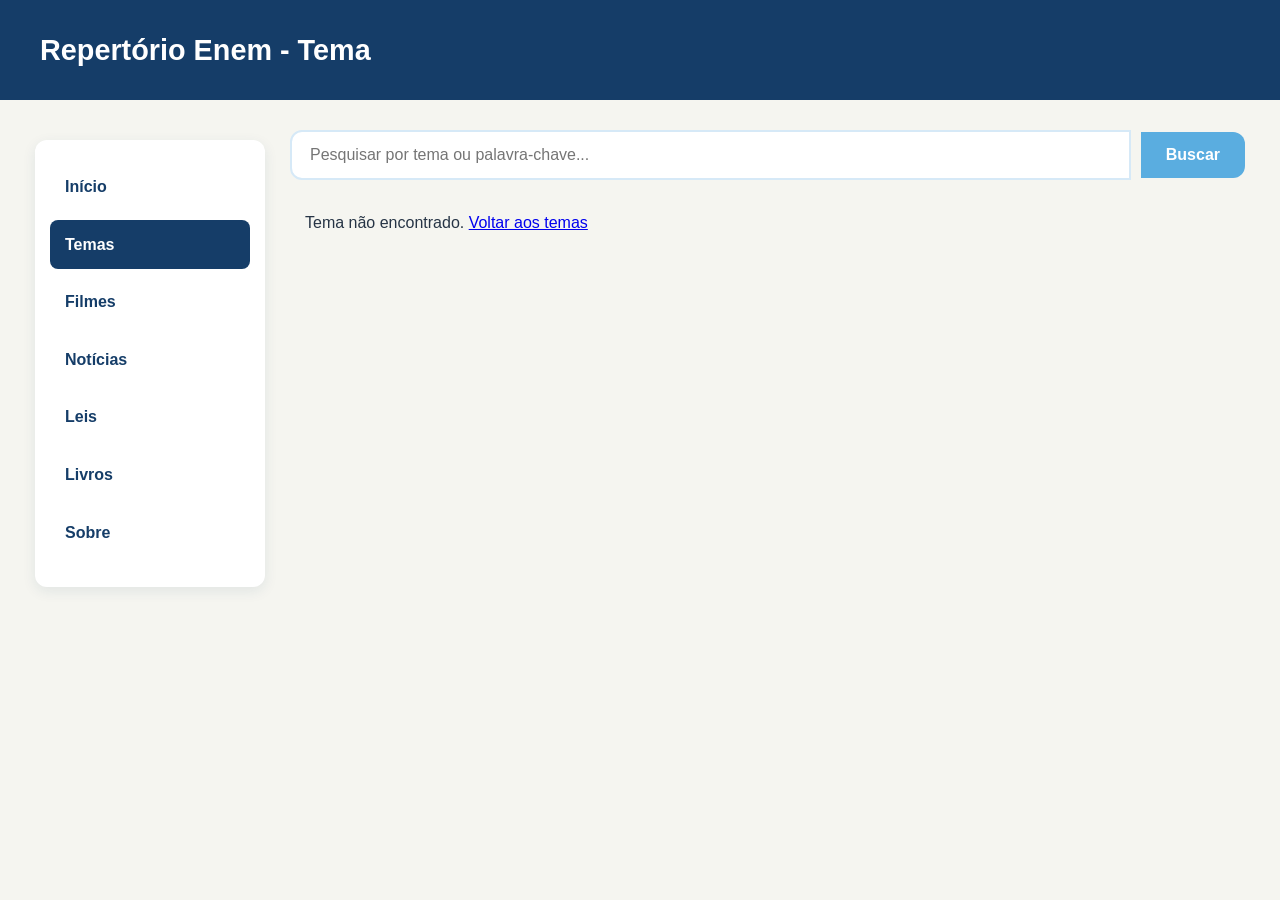
<file: tema.html>
<!DOCTYPE html>
<!--
Click nbfs://nbhost/SystemFileSystem/Templates/Licenses/license-default.txt to change this license
Click nbfs://nbhost/SystemFileSystem/Templates/JSP_Servlet/Html.html to edit this template
-->
<html lang="pt-BR">
<head>
    <meta charset="UTF-8">
    <meta name="viewport" content="width=device-width, initial-scale=1.0">
    <title>Repertório Enem - Tema</title>
    <link rel="stylesheet" href="style.css">


</head>
<body>

<header>
    <h1 id="titulo-tema">Repertório Enem - Tema</h1>
</header>

<div class="container">
    <aside>
       
        <ul>
            <li><a href="index.html">Início</a></li>
            <li><a href="temas.html" class="active">Temas</a></li>
            <li><a href="filmes.html">Filmes</a></li>
            <li><a href="noticias.html">Notícias</a></li>
            <li><a href="leis.html">Leis</a></li>
            <li><a href="livros.html">Livros</a></li>
            <li><a href="sobre.html">Sobre</a></li>
        </ul>
    </aside>

    <div class="coluna-principal">
        <section class="search-section">
            <input type="text" id="searchInput" placeholder="Pesquisar por tema ou palavra-chave...">
            <button onclick="searchRepertorios()">Buscar</button>
        </section>

        <main id="conteudo-tema"></main>
    </div>
</div>

<style>
    .search-section {
        display: flex;
        align-items: center;
        width: 100%;
        margin: 0 0 20px 0;
        box-sizing: border-box;
    }

    .search-section input {
        flex: 1;
        padding: 14px 18px;
        border: 2px solid #d6e9f7;
        border-radius: 12px 0 0 12px;
        font-size: 16px;
    }

    .search-section button {
        padding: 14px 25px;
        border: none;
        border-radius: 0 12px 12px 0;
        background-color: #5aade0;
        color: white;
        cursor: pointer;
    }

    .container {
        display: flex;
        align-items: flex-start;
        gap: 25px;
    }

    .coluna-principal {
        flex: 1;
        min-width: 0;
    }

    #conteudo-tema .card {
        display: flex;
        flex-direction: column;
        align-items: flex-start;
        gap: 8px;
    }

    #conteudo-tema .card h3,
    #conteudo-tema .card p {
        margin: 0;
        width: 100%;
        flex: none;
    }

    #conteudo-tema .card .link-noticia {
        margin: 0;
        width: auto;
        flex: none;
    }
</style>

<script src="script.js"></script>
<script src="temas-dados.js"></script>
<script src="tema.js"></script>
<!-- Script de Acessibilidade -->
<script>

</script>

</body>
</html>
</file>
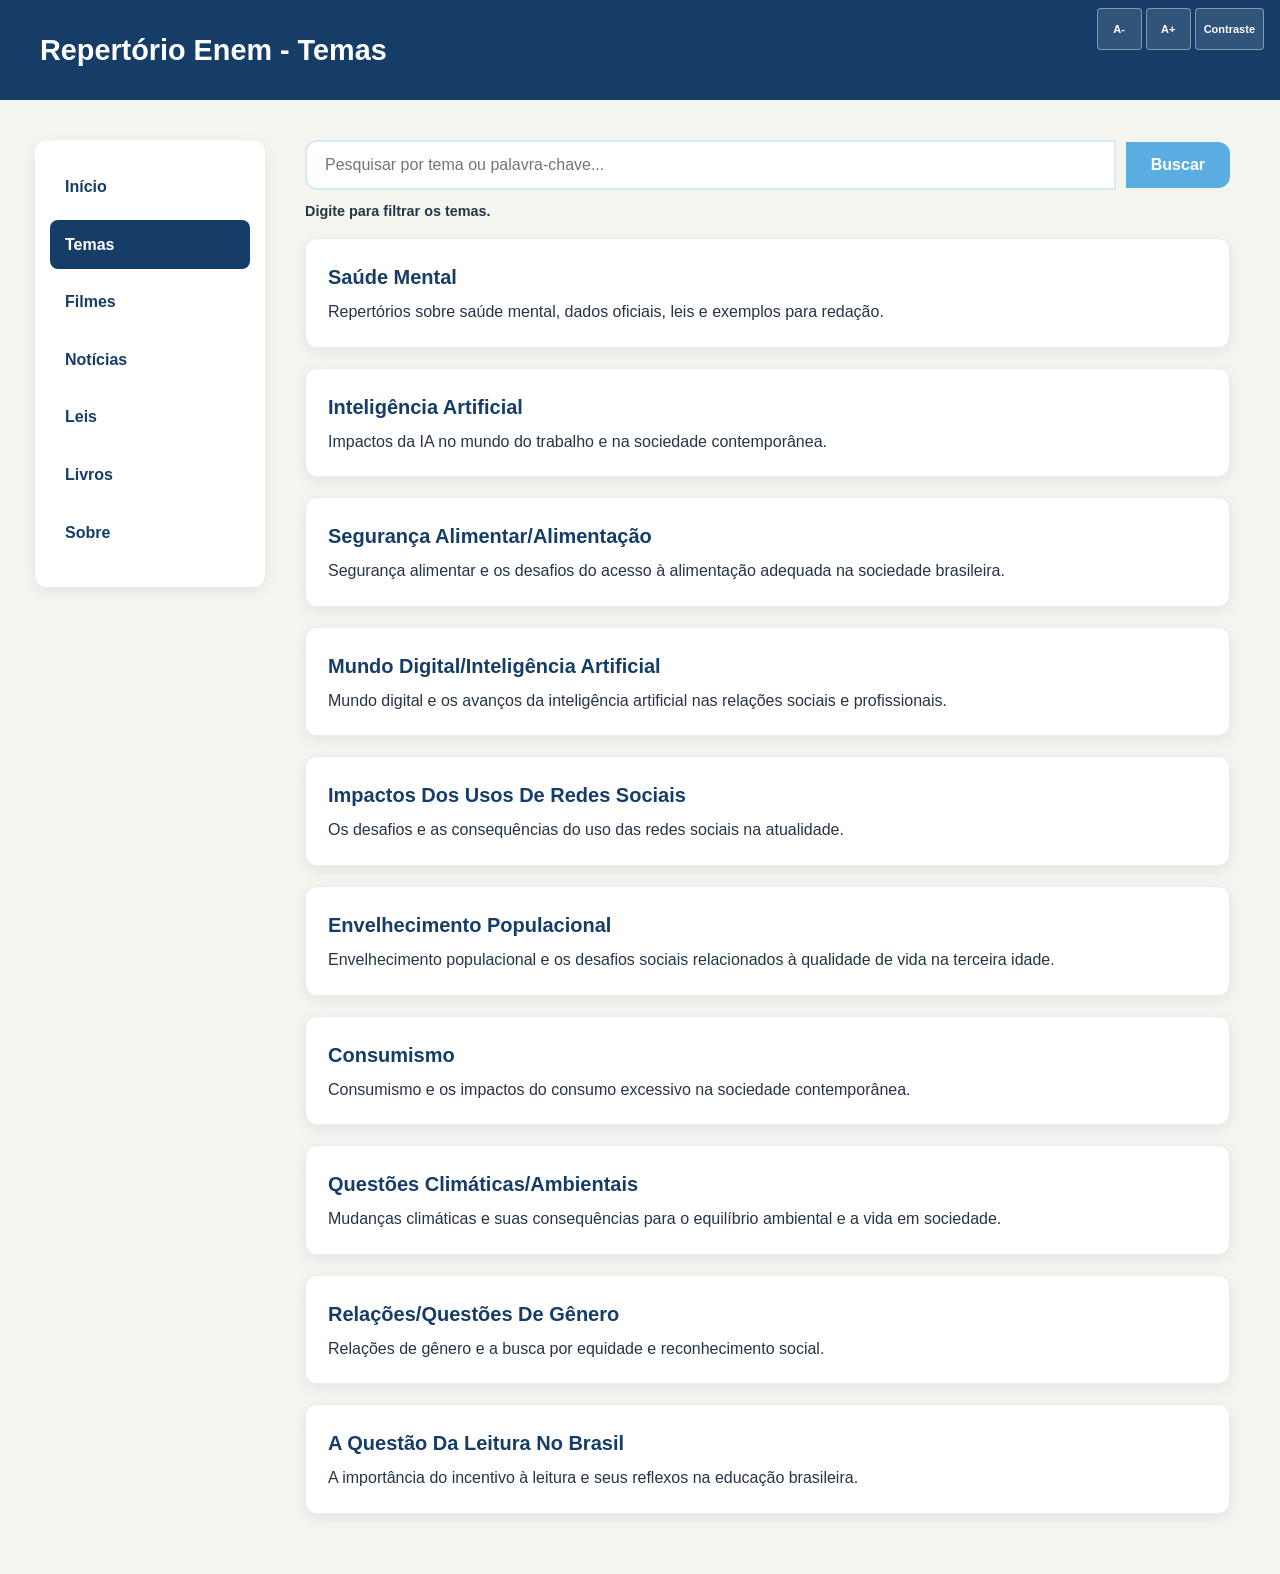
<file: temas.html>
<!DOCTYPE html>
<html lang="pt-BR">
<head>
    <meta charset="UTF-8">
    <meta name="viewport" content="width=device-width, initial-scale=1.0">
    <title>Repertório Enem - Temas</title>
    <link rel="stylesheet" href="style.css">

    <style>
        /* ===== Barra de acessibilidade compacta (canto superior direito) ===== */
        header {
            position: relative;
        }

        .acessibilidade {
            position: absolute;
            top: 8px;
            right: 16px;
            display: flex;
            gap: 4px;
            padding: 0;
            margin: 0;
            background: transparent;
        }

        .acessibilidade button {
            padding: 3px 8px;
            font-size: 11px;
            border-radius: 4px;
            border: 1px solid rgba(255, 255, 255, 0.4);
            background: rgba(255, 255, 255, 0.12);
            color: #fff;
            cursor: pointer;
        }

        .acessibilidade button:hover,
        .acessibilidade button:focus-visible {
            background: rgba(255, 255, 255, 0.28);
        }

        @media (max-width: 600px) {
            .acessibilidade {
                position: static;
                justify-content: flex-end;
                margin-top: 6px;
            }
        }

        /* ===== Estilos da página Temas ===== */
        .search-section {
            display: flex;
            align-items: center;
            width: 100%;
            margin: 0 0 20px 0;
            box-sizing: border-box;
        }

        .search-section input {
            flex: 1;
            padding: 14px 18px;
            border: 2px solid #d6e9f7;
            border-radius: 12px 0 0 12px;
            font-size: 16px;
        }

        .search-section button {
            padding: 14px 25px;
            border: none;
            border-radius: 0 12px 12px 0;
            background-color: #5aade0;
            color: white;
            cursor: pointer;
        }

        .container {
            display: flex;
            align-items: flex-start;
            gap: 25px;
        }

        .card {
            flex-direction: column;
            align-items: flex-start;
            gap: 6px;
        }

        .card h3,
        .card p {
            margin: 0;
        }

        /* Esconde os cards que não combinam com a busca */
        main .card.oculto {
            display: none !important;
        }

        #status-busca {
            margin: -10px 0 15px 0;
            font-size: 0.9rem;
            font-weight: bold;
        }
    </style>
</head>
<body>

<header>
    <h1>Repertório Enem - Temas</h1>

    <!-- Barra de Acessibilidade -->
    <div class="acessibilidade">
        <button id="btn-diminuir" aria-label="Diminuir tamanho da fonte">A-</button>
        <button id="btn-aumentar" aria-label="Aumentar tamanho da fonte">A+</button>
        <button id="btn-contraste" aria-label="Alternar alto contraste" aria-pressed="false">Contraste</button>
    </div>
</header>

<div class="container">
    <aside>
        <ul>
            <li><a href="index.html">Início</a></li>
            <li><a href="temas.html" class="active">Temas</a></li>
            <li><a href="filmes.html">Filmes</a></li>
            <li><a href="noticias.html">Notícias</a></li>
            <li><a href="leis.html">Leis</a></li>
            <li><a href="livros.html">Livros</a></li>
            <li><a href="sobre.html">Sobre</a></li>
        </ul>
    </aside>

    <main>
        <section class="search-section">
            <input type="text" id="searchInput" placeholder="Pesquisar por tema ou palavra-chave...">
            <button type="button" id="btnBuscar">Buscar</button>
        </section>
        <p id="status-busca">Digite para filtrar os temas.</p>

        <div class="card tema-link" data-theme="Saúde" data-tema="saude-mental">
            <h3>Saúde Mental</h3>
            <p>Repertórios sobre saúde mental, dados oficiais, leis e exemplos para redação.</p>
        </div>

        <div class="card tema-link" data-theme="Tecnologia" data-tema="inteligencia-artificial">
            <h3>Inteligência Artificial</h3>
            <p>Impactos da IA no mundo do trabalho e na sociedade contemporânea.</p>
        </div>

        <div class="card tema-link" data-theme="Alimentação" data-tema="segurança-alimentar">
            <h3>Segurança Alimentar/Alimentação</h3>
            <p>Segurança alimentar e os desafios do acesso à alimentação adequada na sociedade brasileira.</p>
        </div>

        <div class="card tema-link" data-theme="Tecnologia" data-tema="mundo-digital">
            <h3>Mundo Digital/Inteligência Artificial</h3>
            <p>Mundo digital e os avanços da inteligência artificial nas relações sociais e profissionais.</p>
        </div>

        <div class="card tema-link" data-theme="Tecnologia" data-tema="redes-sociais">
            <h3>Impactos Dos Usos De Redes Sociais</h3>
            <p>Os desafios e as consequências do uso das redes sociais na atualidade.</p>
        </div>

        <div class="card tema-link" data-theme="Envelhecimento" data-tema="envelhecimento-populacional">
            <h3>Envelhecimento Populacional</h3>
            <p>Envelhecimento populacional e os desafios sociais relacionados à qualidade de vida na terceira idade.</p>
        </div>

        <div class="card tema-link" data-theme="Consumismo" data-tema="consumo-excessivo">
            <h3>Consumismo</h3>
            <p>Consumismo e os impactos do consumo excessivo na sociedade contemporânea.</p>
        </div>

        <div class="card tema-link" data-theme="Meio Ambiente" data-tema="questões-climáticas">
            <h3>Questões Climáticas/Ambientais</h3>
            <p>Mudanças climáticas e suas consequências para o equilíbrio ambiental e a vida em sociedade.</p>
        </div>

        <div class="card tema-link" data-theme="Gênero" data-tema="questões-de-gênero">
            <h3>Relações/Questões De Gênero</h3>
            <p>Relações de gênero e a busca por equidade e reconhecimento social.</p>
        </div>

        <div class="card tema-link" data-theme="Leitura" data-tema="leitura-brasil">
            <h3>A Questão Da Leitura No Brasil</h3>
            <p>A importância do incentivo à leitura e seus reflexos na educação brasileira.</p>
        </div>
    </main>
</div>

<!-- Clique nos cards de tema -->
<script>
    document.querySelectorAll('.tema-link').forEach(function (card) {
        card.addEventListener('click', function () {
            window.location.href = 'tema.html?tema=' + card.dataset.tema;
        });
    });
</script>

<!-- Script de Acessibilidade -->
<script>
    document.addEventListener("DOMContentLoaded", function() {
        const btnAumentar = document.getElementById('btn-aumentar');
        const btnDiminuir = document.getElementById('btn-diminuir');
        const btnContraste = document.getElementById('btn-contraste');
        const htmlElement = document.documentElement;

        let tamanhoAtual = 16; // Tamanho padrão em pixels

        btnAumentar.addEventListener('click', function() {
            if (tamanhoAtual < 24) {
                tamanhoAtual += 2;
                htmlElement.style.fontSize = tamanhoAtual + 'px';
            }
        });

        btnDiminuir.addEventListener('click', function() {
            if (tamanhoAtual > 12) {
                tamanhoAtual -= 2;
                htmlElement.style.fontSize = tamanhoAtual + 'px';
            }
        });

        btnContraste.addEventListener('click', function() {
            document.body.classList.toggle('alto-contraste');
            const ativo = document.body.classList.contains('alto-contraste');
            btnContraste.setAttribute('aria-pressed', ativo);
        });
    });
</script>

<script src="script.js"></script>

<!-- Script da Busca -->
<script>
    (function () {
        var campo = document.getElementById("searchInput");
        var botao = document.getElementById("btnBuscar");
        var status = document.getElementById("status-busca");
        var cards = document.querySelectorAll("main .card");

        function limpar(texto) {
            return texto.toLowerCase().normalize("NFD").replace(/[\u0300-\u036f]/g, "");
        }

        function filtrarCards() {
            var termo = limpar(campo.value.trim());
            var visiveis = 0;

            for (var i = 0; i < cards.length; i++) {
                var combina = termo === "" || limpar(cards[i].textContent).indexOf(termo) !== -1;
                if (combina) {
                    cards[i].classList.remove("oculto");
                    visiveis++;
                } else {
                    cards[i].classList.add("oculto");
                }
            }

            status.textContent = termo === ""
                ? "Digite para filtrar os temas."
                : "Mostrando " + visiveis + " de " + cards.length + " resultado(s).";
        }

        campo.addEventListener("input", filtrarCards);
        campo.addEventListener("keyup", filtrarCards);
        botao.addEventListener("click", filtrarCards);
    })();
</script>

</body>
</html>
</file>
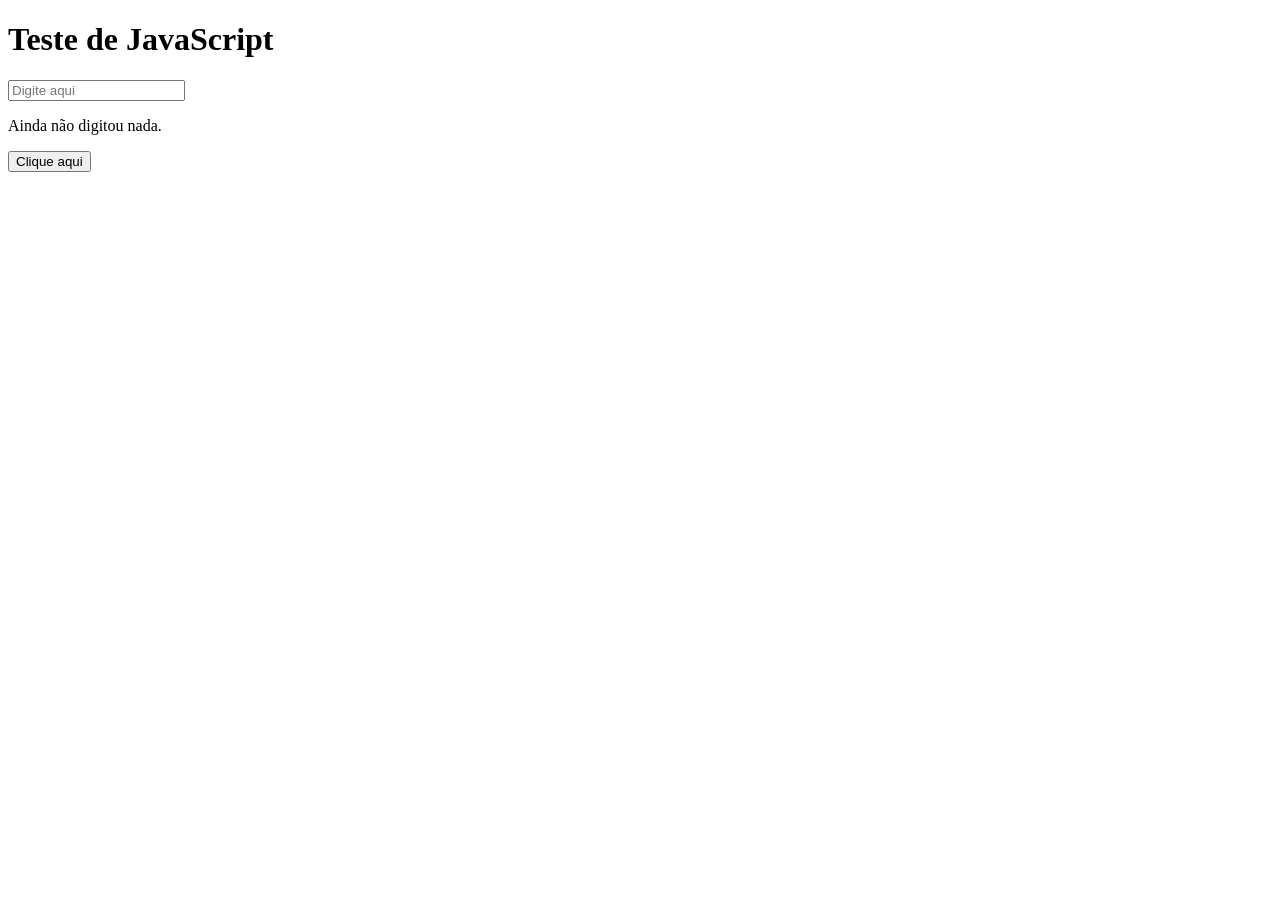
<file: teste.html>
<!DOCTYPE html>
<!--
Click nbfs://nbhost/SystemFileSystem/Templates/Licenses/license-default.txt to change this license
Click nbfs://nbhost/SystemFileSystem/Templates/JSP_Servlet/Html.html to edit this template
-->

<html lang="pt-BR">
<head>
    <meta charset="UTF-8">
    <title>Teste</title>
</head>
<body>
    <h1 id="titulo">Teste de JavaScript</h1>
    <input type="text" id="campo" placeholder="Digite aqui">
    <p id="saida">Ainda não digitou nada.</p>
    <button type="button" id="botao">Clique aqui</button>

    <script>
        document.getElementById("botao").addEventListener("click", function () {
            document.getElementById("titulo").textContent = "O JAVASCRIPT FUNCIONA!";
        });
        document.getElementById("campo").addEventListener("input", function () {
            document.getElementById("saida").textContent = "Você digitou: " + this.value;
        });
    </script>
</body>
</html>
</file>
<file: style.css>
:root {
    --azul-escuro: #153D68;
    --azul: #245987;
    --azul-claro: #DCEAF5;
    --azul-hover: #BBD5E9;
    --fundo: #F5F5F0;
    --branco: #FFFFFF;
    --texto: #263445;
    --cinza: #64748B;
    --borda: #D9E2EA;
    --sombra: 0 4px 14px rgba(21, 61, 104, 0.09);
}

* {
    margin: 0;
    padding: 0;
    box-sizing: border-box;
}

html {
    font-size: 100%;
    scroll-behavior: smooth;
}

body {
    min-height: 100vh;
    display: flex;
    flex-direction: column;
    font-family: "Segoe UI", Arial, sans-serif;
    background-color: var(--fundo);
    color: var(--texto);
    line-height: 1.6;
}

/* ================================
   ACESSIBILIDADE
================================ */

.pular-conteudo {
    position: absolute;
    top: -100px;
    left: 15px;
    z-index: 1000;
    padding: 10px 16px;
    background: var(--azul-escuro);
    color: white;
    border-radius: 6px;
}

.pular-conteudo:focus {
    top: 10px;
}

.sr-only {
    position: absolute;
    width: 1px;
    height: 1px;
    padding: 0;
    margin: -1px;
    overflow: hidden;
    clip: rect(0, 0, 0, 0);
    white-space: nowrap;
    border: 0;
}

button:focus-visible,
a:focus-visible,
input:focus-visible {
    outline: 3px solid #E39B36;
    outline-offset: 3px;
}

/* Barra de acessibilidade (A-, A+, Contraste) */

.acessibilidade {
    display: flex;
    justify-content: flex-end;
    align-items: center;
    gap: 10px;
    padding: 12px 35px;
    background: #EAF3FA;
}

.acessibilidade button {
    min-width: 45px;
    min-height: 42px;
    padding: 8px 12px;
    border: 2px solid var(--azul-hover);
    border-radius: 8px;
    background: var(--azul-claro);
    color: var(--azul-escuro);
    font-size: 1rem;
    font-weight: bold;
    cursor: pointer;
    transition: 0.2s;
}

.acessibilidade button:hover {
    background: var(--azul-hover);
}

/* Botão de contraste quando está ativado */
.acessibilidade button[aria-pressed="true"] {
    background: var(--azul-escuro);
    border-color: var(--azul-escuro);
    color: white;
}

/* ================================
   CABEÇALHO
================================ */

header {
    width: 100%;
    min-height: 100px;
    display: flex;
    align-items: center;
    padding: 25px 40px;
    background: var(--azul-escuro);
    color: white;
}

header h1 {
    font-size: 1.8rem;
    font-weight: 700;
}

/* ================================
   ESTRUTURA PRINCIPAL
================================ */

.container {
    width: 100%;
    max-width: 1500px;
    flex: 1;
    display: flex;
    align-items: flex-start;
    gap: 25px;
    margin: 0 auto;
    padding: 30px 35px;
 
    
    padding-left: 290px; 
}

aside {
    position: fixed;     /* Fixa o menu na tela e impede que ele se mova ao rolar */
    top: 140px;          /* Distância fixa do topo da tela. Ajuste esse número se precisar subir ou descer */
    left: 35px;          /* Distância fixa da lateral esquerda da tela */
    width: 230px;
    min-width: 230px;
    padding: 22px 15px;
    background: var(--branco);
    border-radius: 12px;
    box-shadow: var(--sombra);
    z-index: 100;        /* Garante que ele fique sempre por cima de textos e cards */
}


aside ul {
    list-style: none;
}

aside li {
    margin-bottom: 8px;
}

aside a {
    display: block;
    padding: 12px 15px;
    color: var(--azul-escuro);
    text-decoration: none;
    font-weight: 600;
    border-radius: 8px;
    transition: 0.2s;
}

aside a:hover {
    background: var(--azul-claro);
}

aside a.active {
    background: var(--azul-escuro);
    color: white;
}

main {
    flex: 1;
    min-width: 0;
    padding: 10px 15px;
}

/* ================================
   APRESENTAÇÃO
================================ */

.welcome {
    margin-bottom: 25px;
    padding: 28px;
    background: var(--branco);
    border-left: 5px solid var(--azul);
    border-radius: 12px;
    box-shadow: var(--sombra);
}

.welcome h2 {
    margin-bottom: 15px;
    color: var(--azul-escuro);
    font-size: 1.55rem;
}

.welcome p {
    margin-bottom: 12px;
}

.welcome p:last-child {
    margin-bottom: 0;
}

.texto-enem {
    text-align: justify;
}

/* ================================
   BARRA DE PESQUISA
================================ */

.search-section,
.busca {
    width: 100%;
    display: flex;
    gap: 10px;
    margin: 25px 0 12px;
}

.search-section input,
.busca input {
    flex: 1;
    min-width: 0;
    padding: 13px 16px;
    border: 1px solid var(--borda);
    border-radius: 8px;
    background: white;
    color: var(--texto);
    font-size: 1rem;
}

.search-section input:focus,
.busca input:focus {
    border-color: var(--azul);
    outline: 2px solid var(--azul-claro);
}

.search-section button,
.busca button {
    padding: 12px 22px;
    border: none;
    border-radius: 8px;
    background: var(--azul-escuro);
    color: white;
    font-size: 1rem;
    font-weight: 600;
    cursor: pointer;
    transition: 0.2s;
}

.search-section button:hover,
.busca button:hover {
    background: var(--azul);
}

#mensagemBusca,
.mensagemBusca {
    min-height: 24px;
    margin: 8px 0 15px;
    color: var(--cinza);
    font-size: 0.9rem;
}

.card[hidden] {
    display: none !important;
}

/* ================================
   CARDS
================================ */

.lista-cards {
    display: flex;
    flex-direction: column;
    gap: 18px;
}

.card {
    width: 100%;
    display: flex;
    align-items: stretch;
    gap: 22px;
    margin-bottom: 20px;
    padding: 22px;
    background: var(--branco);
    border: 1px solid #E8EDF2;
    border-radius: 12px;
    box-shadow: var(--sombra);
    transition: transform 0.2s, box-shadow 0.2s;
}

.card:hover {
    transform: translateY(-2px);
    box-shadow: 0 7px 18px rgba(21, 61, 104, 0.13);
}

.card img {
    width: 200px;
    min-width: 200px;
    height: 160px;
    object-fit: cover;
    border-radius: 9px;
}

.card-conteudo {
    flex: 1;
    min-width: 0;
    display: flex;
    flex-direction: column;
    align-items: flex-start;
    justify-content: center;
    gap: 10px;
}

.card h3 {
    color: var(--azul-escuro);
    font-size: 1.25rem;
}

.card p {
    color: var(--texto);
    text-align: justify;
}

.card a {
    color: var(--azul);
    font-weight: 600;
}

.card a:hover {
    color: var(--azul-escuro);
}

/* ================================
   CARTILHA DO PARTICIPANTE
================================ */

.texto-cartilha {
    margin-bottom: 12px;
    text-align: justify;
}

.btn-cartilha {
    display: inline-block;
    padding: 12px 20px;
    border-radius: 8px;
    background: var(--azul-escuro);
    color: white !important;
    text-decoration: none;
    font-weight: 600;
    transition: 0.2s;
}

.btn-cartilha:hover {
    background: var(--azul);
}

/* ================================
   TEMAS E CATEGORIAS
================================ */

.temas,
.categorias {
    display: flex;
    flex-wrap: wrap;
    gap: 12px;
}

.tema,
.categoria,
.tag {
    display: inline-block;
    padding: 7px 13px;
    border-radius: 20px;
    background: var(--azul-claro);
    color: var(--azul-escuro);
    font-size: 0.9rem;
    font-weight: 600;
}

/* ================================
   LINKS E CONTEÚDOS
================================ */

a {
    transition: color 0.2s, background 0.2s;
}

main h2 {
    color: var(--azul-escuro);
}

main section {
    margin-bottom: 22px;
}

main img {
    max-width: 100%;
}

.texto-conteudo {
    text-align: justify;
    line-height: 1.8;
}

/* ================================
   RODAPÉ
================================ */

footer {
    width: 100%;
    padding: 22px;
    background: var(--azul-escuro);
    color: white;
    text-align: center;
    margin-top: auto;
}

/* ================================
   ALTO CONTRASTE
================================ */

body.alto-contraste {
    background: #000 !important;
    color: #fff !important;
}

/* Blocos: fundo preto, texto branco, borda branca */
body.alto-contraste header,
body.alto-contraste footer,
body.alto-contraste aside,
body.alto-contraste .welcome,
body.alto-contraste .card {
    background: #000 !important;
    color: #fff !important;
    border: 2px solid #fff !important;
    box-shadow: none !important;
}

body.alto-contraste main {
    background: #000 !important;
    color: #fff !important;
}

/* Textos */
body.alto-contraste h1,
body.alto-contraste h2,
body.alto-contraste h3,
body.alto-contraste p,
body.alto-contraste li,
body.alto-contraste span,
body.alto-contraste strong,
body.alto-contraste small,
body.alto-contraste label,
body.alto-contraste #mensagemBusca,
body.alto-contraste .mensagemBusca {
    color: #fff !important;
}

/* Links: amarelos e sublinhados para se diferenciarem do texto */
body.alto-contraste a {
    color: #ffff00 !important;
    text-decoration: underline;
}

/* Menu lateral */
body.alto-contraste aside a:hover,
body.alto-contraste aside a.active {
    background: #ffff00 !important;
    color: #000 !important;
    text-decoration: none;
}

/* Tags de tema/categoria */
body.alto-contraste .tema,
body.alto-contraste .categoria,
body.alto-contraste .tag {
    background: #000 !important;
    color: #fff !important;
    border: 2px solid #fff !important;
}

/* Botões */
body.alto-contraste .btn-cartilha,
body.alto-contraste .search-section button,
body.alto-contraste .busca button,
body.alto-contraste .acessibilidade button {
    background: #ffff00 !important;
    color: #000 !important;
    border: 2px solid #fff !important;
    text-decoration: none;
}

/* Campos de texto */
body.alto-contraste input {
    background: #000 !important;
    color: #fff !important;
    border: 2px solid #fff !important;
}

body.alto-contraste input::placeholder {
    color: #ddd !important;
}

/* Barra de acessibilidade e "pular conteúdo" */
body.alto-contraste .acessibilidade {
    background: #000 !important;
    border-bottom: 2px solid #fff;
}

body.alto-contraste .pular-conteudo {
    background: #ffff00 !important;
    color: #000 !important;
}

/* Imagens dos cards */
body.alto-contraste .card img {
    border: 2px solid #fff;
}

/* Foco bem visível */
body.alto-contraste button:focus-visible,
body.alto-contraste a:focus-visible,
body.alto-contraste input:focus-visible {
    outline: 3px solid #ffff00;
    outline-offset: 3px;
}

/* ================================
   RESPONSIVIDADE
================================ */

@media (max-width: 850px) {

    .container {
        gap: 15px;
        padding: 20px;
    }

    aside {
        width: 190px;
        min-width: 190px;
    }

    main {
        padding: 5px;
    }

    .card img {
        width: 160px;
        min-width: 160px;
    }
}

@media (max-width: 650px) {

    header {
        min-height: 80px;
        padding: 20px;
    }

    header h1 {
        font-size: 1.35rem;
    }

    .acessibilidade {
        justify-content: center;
        flex-wrap: wrap;
        padding: 10px;
    }

    .acessibilidade button {
        min-width: 48px;
        min-height: 44px;
    }

    .container {
        flex-direction: column;
        padding: 15px;
    }

    aside {
        width: 100%;
        min-width: 0;
        padding: 12px;
    }

    aside ul {
        display: flex;
        flex-wrap: wrap;
        gap: 5px;
    }

    aside li {
        margin: 0;
    }

    aside a {
        padding: 9px 12px;
    }

    main {
        width: 100%;
        padding: 5px 0;
    }

    .welcome {
        padding: 20px;
    }

    .search-section,
    .busca {
        flex-direction: column;
    }

    .search-section button,
    .busca button {
        width: 100%;
    }

    .card {
        flex-direction: column;
        gap: 15px;
        padding: 17px;
    }

    .card img {
        width: 100%;
        min-width: 0;
        height: 200px;
    }

    .card-conteudo {
        width: 100%;
    }

    .texto-enem,
    .texto-cartilha,
    .card p {
        text-align: left;
    }
}

/* Respeita quem prefere menos animação */
@media (prefers-reduced-motion: reduce) {
    html {
        scroll-behavior: auto;
    }

    * {
        transition: none !important;
    }

    .card:hover {
        transform: none;
    }
}
/* ==========================================================================
   SISTEMA DE ALTO CONTRASTE (COLE NO FINAL DO SEU ARQUIVO CSS)
   ========================================================================== */

/* Quando o body tiver a classe .alto-contraste, estas regras substituem as anteriores */
body.alto-contraste {
    background: #000000 !important;
    color: #FFFFFF !important;
}

/* Transforma todos os blocos estruturais em fundo preto com borda branca */
body.alto-contraste header,
body.alto-contraste footer,
body.alto-contraste aside,
body.alto-contraste main,
body.alto-contraste .welcome,
body.alto-contraste .card,
body.alto-contraste .search-section,
body.alto-contraste .busca,
body.alto-contraste .acessibilidade {
    background: #000000 !important;
    color: #FFFFFF !important;
    border: 2px solid #FFFFFF !important;
    box-shadow: none !important;
}

/* Força todos os textos, títulos, itens de lista e links a ficarem brancos */
body.alto-contraste h1,
body.alto-contraste h2,
body.alto-contraste h3,
body.alto-contraste p,
body.alto-contraste span,
body.alto-contraste li,
body.alto-contraste a,
body.alto-contraste button,
body.alto-contraste input {
    color: #FFFFFF !important;
}

/* Inputs de pesquisa no modo alto contraste */
body.alto-contraste input {
    background: #000000 !important;
    border: 2px solid #FFFFFF !important;
}

/* Links do menu lateral (aside) quando ativos ou com mouse por cima */
body.alto-contraste aside a:hover,
body.alto-contraste aside a.active,
body.alto-contraste .card a:hover,
body.alto-contraste .acessibilidade button:hover {
    background: #FFFFFF !important;
    color: #000000 !important;
}

/* Botões normais ganham fundo branco e texto preto para destaque */
body.alto-contraste button,
body.alto-contraste .search-section button,
body.alto-contraste .busca button,
body.alto-contraste .btn-cartilha {
    background: #FFFFFF !important;
    color: #000000 !important;
    border: 2px solid #FFFFFF !important;
}
/* ==========================================================================
   CONFIGURAÇÃO DE ACESSIBILIDADE - ALTO CONTRASTE
   ========================================================================== */

/* Aplica fundo preto e texto branco no body inteiro */
body.alto-contraste {
    background: #000000 !important;
    color: #FFFFFF !important;
}

/* Converte os blocos (caixas, cabeçalhos, cards e menus) para preto com borda branca */
body.alto-contraste header,
body.alto-contraste footer,
body.alto-contraste aside,
body.alto-contraste main,
body.alto-contraste .welcome,
body.alto-contraste .card,
body.alto-contraste .search-section,
body.alto-contraste .busca,
body.alto-contraste .acessibilidade {
    background: #000000 !important;
    color: #FFFFFF !important;
    border: 2px solid #FFFFFF !important;
    box-shadow: none !important;
}

/* Obriga todos os textos e elementos textuais a ficarem brancos */
body.alto-contraste h1,
body.alto-contraste h2,
body.alto-contraste h3,
body.alto-contraste p,
body.alto-contraste span,
body.alto-contraste li,
body.alto-contraste strong,
body.alto-contraste a,
body.alto-contraste button,
body.alto-contraste input {
    color: #FFFFFF !important;
}

/* Modifica os campos de entrada de texto (Inputs) */
body.alto-contraste input {
    background: #000000 !important;
    border: 2px solid #FFFFFF !important;
}

/* Cria efeito visual de inversão para links selecionados ou com mouse em cima */
body.alto-contraste aside a:hover,
body.alto-contraste aside a.active,
body.alto-contraste .card a:hover,
body.alto-contraste .acessibilidade button:hover {
    background: #FFFFFF !important;
    color: #000000 !important;
}

/* Aplica destaque invertido (fundo branco com texto preto) para botões principais */
body.alto-contraste button,
body.alto-contraste .search-section button,
body.alto-contraste .busca button,
body.alto-contraste .btn-cartilha {
    background: #FFFFFF !important;
    color: #000000 !important;
    border: 2px solid #FFFFFF !important;
}
 /* ===== Barra de acessibilidade compacta (canto superior direito) ===== */
        header {
            position: relative;
        }

        .acessibilidade {
            position: absolute;
            top: 8px;
            right: 16px;
            display: flex;
            gap: 4px;
            padding: 0;
            margin: 0;
            background: transparent;
        }

        .acessibilidade button {
            padding: 3px 8px;
            font-size: 11px;
            border-radius: 4px;
            border: 1px solid rgba(255, 255, 255, 0.4);
            background: rgba(255, 255, 255, 0.12);
            color: #fff;
            cursor: pointer;
        }

        .acessibilidade button:hover,
        .acessibilidade button:focus-visible {
            background: rgba(255, 255, 255, 0.28);
        }

        @media (max-width: 600px) {
            .acessibilidade {
                position: static;
                justify-content: flex-end;
                margin-top: 6px;
            }
        }

        /* ===== Estilos da página Temas ===== */
        .search-section {
            display: flex;
            align-items: center;
            width: 100%;
            margin: 0 0 20px 0;
            box-sizing: border-box;
        }

        .search-section input {
            flex: 1;
            padding: 14px 18px;
            border: 2px solid #d6e9f7;
            border-radius: 12px 0 0 12px;
            font-size: 16px;
        }

        .search-section button {
            padding: 14px 25px;
            border: none;
            border-radius: 0 12px 12px 0;
            background-color: #5aade0;
            color: white;
            cursor: pointer;
        }

        .container {
            display: flex;
            align-items: flex-start;
            gap: 25px;
        }

        .card {
            flex-direction: column;
            align-items: flex-start;
            gap: 6px;
        }

        .card h3,
        .card p {
            margin: 0;
        }
</file>
